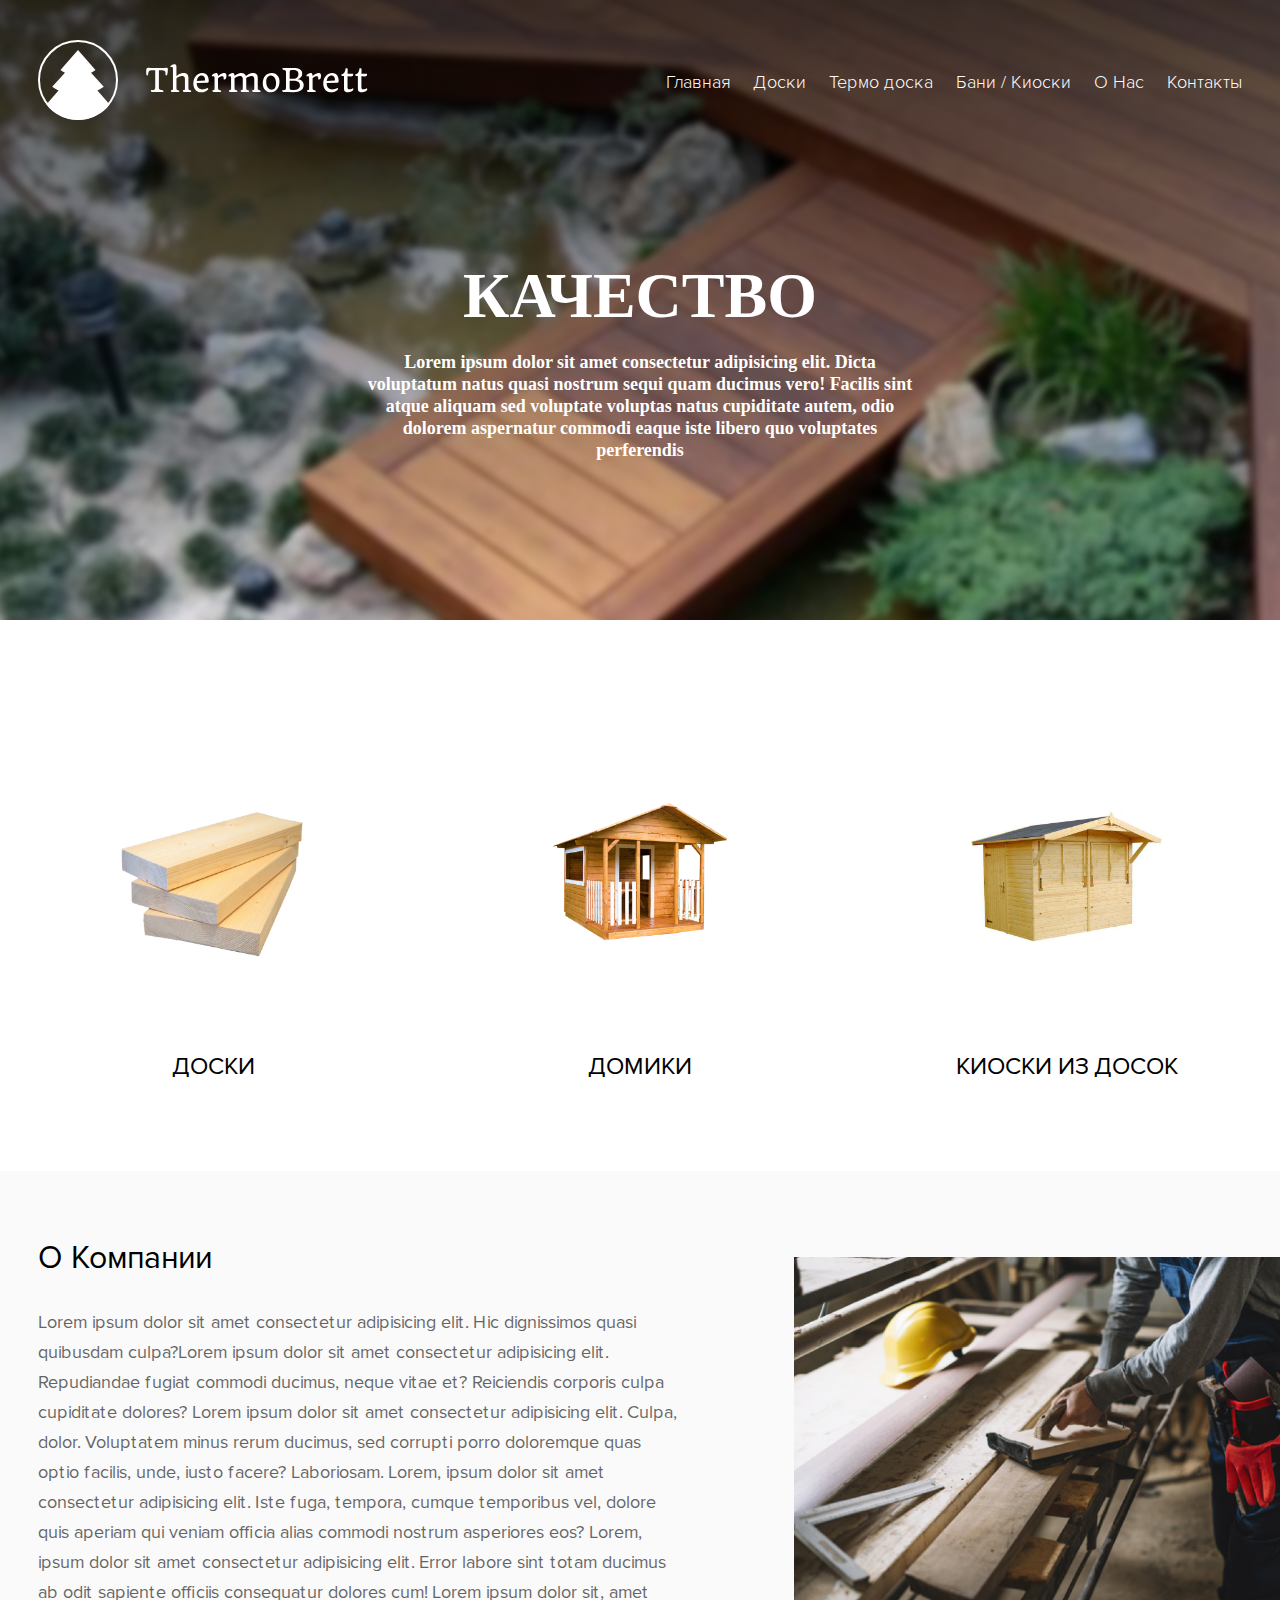
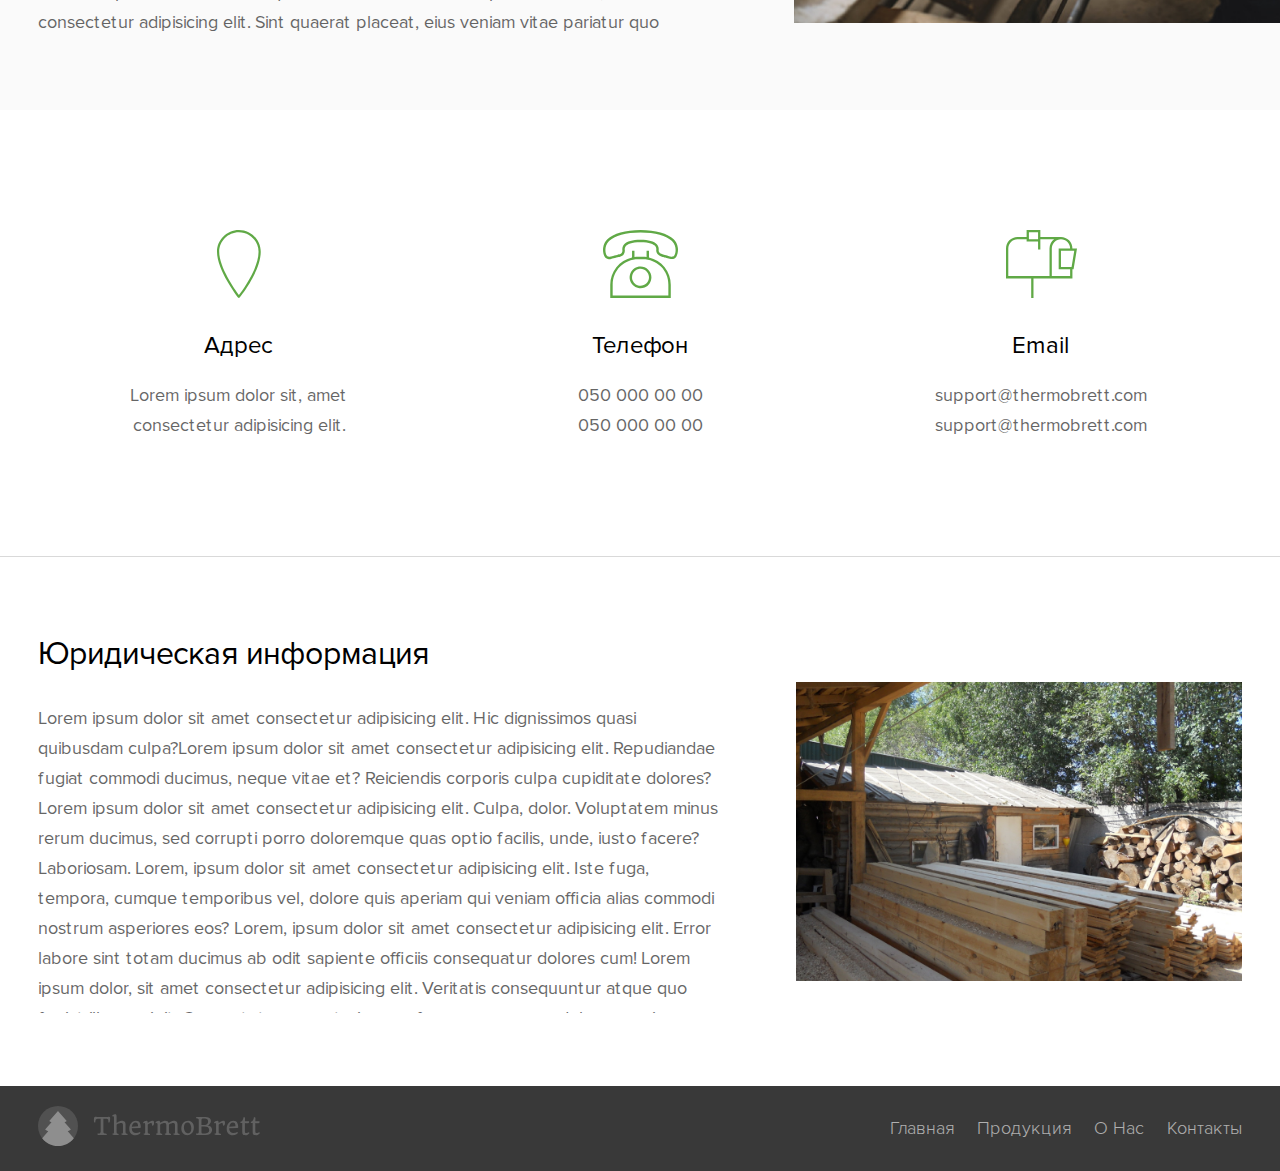
<file: index.html>
<!DOCTYPE html>
<html lang="ru">
<head>
    <meta charset="UTF-8">
    <meta name="viewport" content="width=device-width, initial-scale=1.0">
    <meta http-equiv="X-UA-Compatible" content="ie=edge">
    <title>ThermoBrett</title>
    <!-- My style -->
    <link rel="stylesheet" href="css/main.css" rel="stylesheet">
</head>
<body>
    <header id="header">
        <div class="wrap">
            <div class="header-flex flex justify-between align-items-center">
                <div class="header_logo">
                    <a href="index.html"><img src="img/svg/logo.svg" alt="Logo"></a>
                </div>
                <nav class="main-nav">
                    <a href="index.html">Главная</a>
                    <a href="products.html">Доски</a>
                    <a href="products.html">Термо доска</a>
                    <a href="products.html">Бани / Киоски</a>
                    <a href="#">О Нас</a>
                    <a href="#">Контакты</a>
                </nav>
                <div class="burger-menu" onselectstart="return false">
                    <div class="burger-menu__icon burger-menu__icon--line">
                        <span></span>
                    </div>
                    <div class="burger-menu__nav">
                        <nav>
                            <a href="index.html">Главная</a>
                            <a href="products.html">Доски</a>
                            <a href="products.html">Термо доска</a>
                            <a href="products.html">Бани / Киоски</a>
                            <a href="#">О Нас</a>
                            <a href="#">Контакты</a>
                        </nav>
                    </div>
                </div>
            </div>
            <div class="header-title">
                <h1>качество</h1>
                <p>Lorem ipsum dolor sit amet consectetur adipisicing elit. Dicta voluptatum natus quasi nostrum sequi quam ducimus vero! Facilis sint atque aliquam sed voluptate voluptas natus cupiditate autem, odio dolorem aspernatur commodi eaque iste libero quo voluptates perferendis </p>
            </div>
            
        </div> 
    </header>

    <section id="topic-selection">
        <div class="topic-selection__flex flex align-items-center justify-center">
            <a href="products.html" class="topic">
                <div class="topic-img_box flex align-items-center justify-center">
                    <img src="img/topic_1.png" alt="topic">
                </div>
                <p>Доски</p>
            </a>
            <a href="products.html" class="topic">
                <div class="topic-img_box flex align-items-center justify-center">
                    <img src="img/topic_2.png" alt="topic">
                </div>
                <p>Домики</p>
            </a>
            <a href="products.html" class="topic">
                <div class="topic-img_box flex align-items-center justify-center">
                    <img src="img/topic_3.png" alt="topic">
                </div>
                
                <p>Киоски из досок</p>
            </a>
        </div>
        
    </section>

    <section id="about-us">
        <div class="wrap">
            <div class="about-us_desc">
                <h3>О Компании</h3>
                <p>Lorem ipsum dolor sit amet consectetur adipisicing elit. Hic dignissimos quasi quibusdam culpa?Lorem ipsum dolor sit amet consectetur adipisicing elit. Repudiandae fugiat commodi ducimus, neque vitae et? Reiciendis corporis culpa cupiditate dolores?
                Lorem ipsum dolor sit amet consectetur adipisicing elit. Culpa, dolor. Voluptatem minus rerum ducimus, sed corrupti porro doloremque quas optio facilis, unde, iusto facere? Laboriosam. Lorem, ipsum dolor sit amet consectetur adipisicing elit. Iste fuga, tempora, cumque temporibus vel, dolore quis aperiam qui veniam officia alias commodi nostrum asperiores eos? Lorem, ipsum dolor sit amet consectetur adipisicing elit. Error labore sint totam ducimus ab odit sapiente officiis consequatur dolores cum!
                Lorem ipsum dolor sit, amet consectetur adipisicing elit. Sint quaerat placeat, eius veniam vitae pariatur quo sapiente illum suscipit a ullam nobis! Ipsa sunt soluta ratione blanditiis, eos nemo rem officia ut eveniet doloribus laborum sed atque magni expedita explicabo dicta. Odio excepturi eius amet, delectus impedit quis accusamus provident cumque maxime ducimus hic est totam voluptate rem voluptates blanditiis eligendi! Omnis maxime iure dicta vel id quidem aliquam molestias, est atque numquam nam fugit distinctio praesentium voluptate magni aspernatur incidunt error ab neque? Sit non temporibus minima voluptatem numquam suscipit nemo hic, commodi aliquam nihil fugiat obcaecati. Ratione, praesentium.    </p>
            </div>
            

        </div>
    </section>

    <section id="connection-head">
        <div class="wrap">
            <div class="connection-head__flex flex justify-around align-items-center">
                <div class="connection-head_item">
                    <img src="img/svg/addres.svg" alt="addres">
                    <h6>Адрес</h6>
                    <p>Lorem ipsum dolor sit, amet consectetur adipisicing elit.</p>
                </div>
                <div class="connection-head_item">
                    <img src="img/svg/phone.svg" alt="addres">
                    <h6>Телефон</h6>
                    <p>050 000 00 00 <br>050 000 00 00</p>
                </div>
                <div class="connection-head_item">
                    <img src="img/svg/email.svg" alt="addres">
                    <h6>Email</h6>
                    <p>support@thermobrett.com <br>support@thermobrett.com</p>
                </div>
            </div>
        </div>
    </section>

    <section id="legal-info">
        <div class="wrap">
            <div class="flex align-items-center justify-between">
                <div class="legal-info_desc">
                    <h3>Юридическая информация</h3>
                    <p>Lorem ipsum dolor sit amet consectetur adipisicing elit. Hic dignissimos quasi quibusdam culpa?Lorem ipsum dolor sit amet consectetur adipisicing elit. Repudiandae fugiat commodi ducimus, neque vitae et? Reiciendis corporis culpa cupiditate dolores?
                    Lorem ipsum dolor sit amet consectetur adipisicing elit. Culpa, dolor. Voluptatem minus rerum ducimus, sed corrupti porro doloremque quas optio facilis, unde, iusto facere? Laboriosam. Lorem, ipsum dolor sit amet consectetur adipisicing elit. Iste fuga, tempora, cumque temporibus vel, dolore quis aperiam qui veniam officia alias commodi nostrum asperiores eos? Lorem, ipsum dolor sit amet consectetur adipisicing elit. Error labore sint totam ducimus ab odit sapiente officiis consequatur dolores cum!
                    Lorem ipsum dolor, sit amet consectetur adipisicing elit. Veritatis consequuntur atque quo fugiat illo suscipit. Consectetur excepturi rerum fuga porro earum dolor quam ipsa. Dicta commodi architecto quos libero sequi dolorum veritatis, illo voluptatem doloremque accusantium numquam voluptate nulla recusandae rerum optio quisquam nisi ullam, beatae minus, autem aliquam obcaecati.
                        Lorem ipsum dolor sit amet consectetur adipisicing elit. Iste quibusdam quo vero autem laboriosam vel aliquid debitis itaque! Ullam blanditiis in molestias quae. Sit at numquam quidem amet veniam eum quam consectetur neque labore pariatur suscipit, aspernatur a laboriosam, debitis sunt, doloribus cum tempora expedita similique! Nesciunt cumque earum aspernatur. Lorem, ipsum dolor sit amet consectetur adipisicing elit. Sint, reiciendis. Incidunt, ad quibusdam optio quam harum expedita excepturi ex consectetur sit nulla laborum hic consequuntur sed maxime ullam accusamus libero dicta ipsum similique magnam voluptate in facilis. Deserunt sequi at deleniti accusamus aspernatur error, unde voluptatem sapiente, ad inventore possimus.
                </p>
                </div>
                <div class="legal-info_photo">
                    <img src="img/legal_bg.png" alt="legal photo">
                </div>
            </div>
            
        </div>
    </section>

    <footer>
        <div class="wrap">
            <div class="footer--media flex justify-between align-items-center">
                <div class="header_logo">
                    <a href="index.html"><img src="img/svg/logo_footer.svg" alt="Logo"></a>
                </div>
                <nav>
                    <a href="index.html">Главная</a>
                    <a href="products.html">Продукция</a>
                    <a href="#">О Нас</a>
                    <a href="#">Контакты</a>
                </nav>
            </div>
        </div>
    </footer>
   
    <script src="js/main.js"></script>
</body>
</html>
</file>
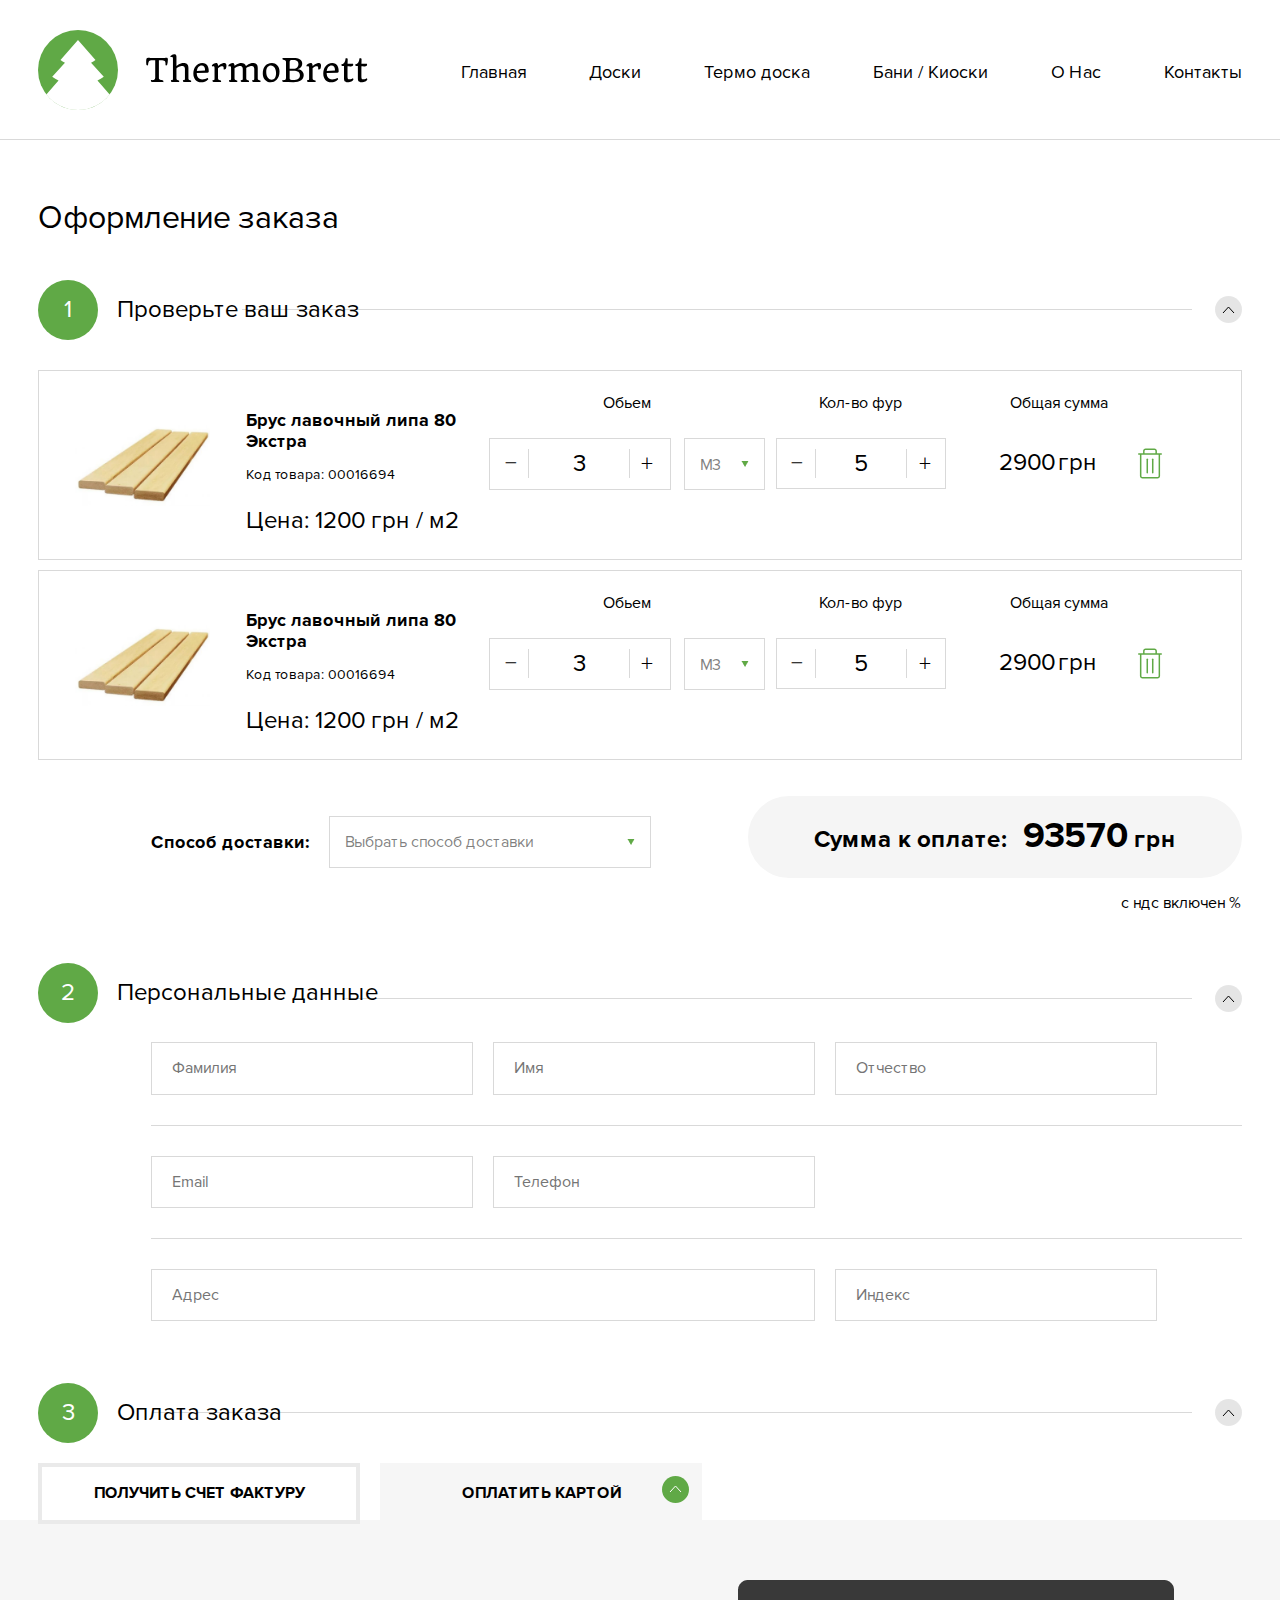
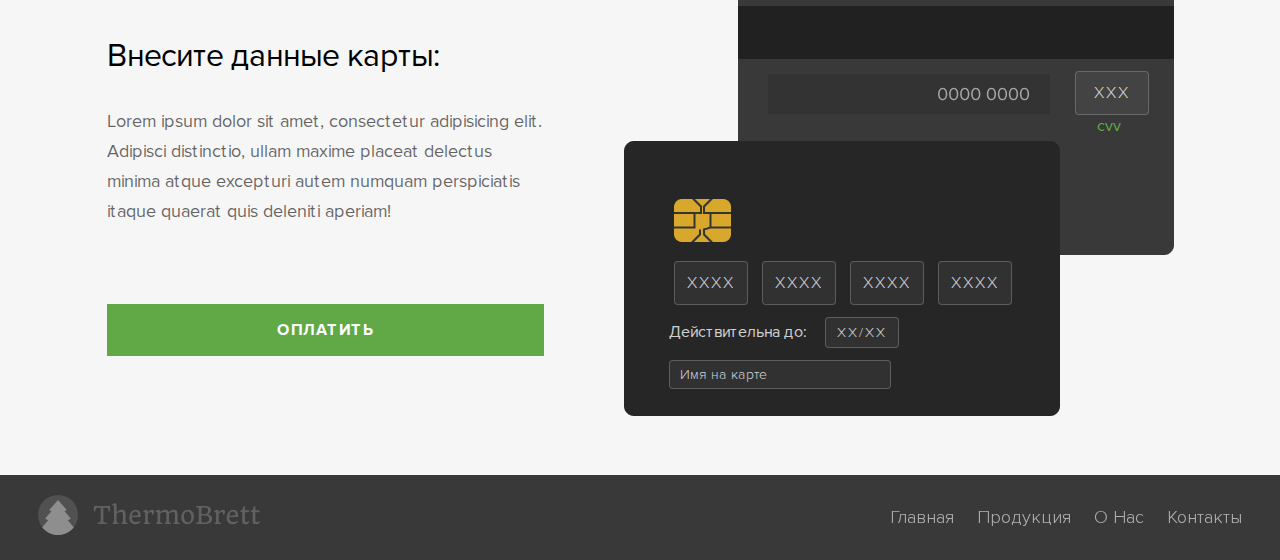
<file: order.html>
<!DOCTYPE html>
<html lang="ru">
<head>
    <meta charset="UTF-8">
    <meta name="viewport" content="width=device-width, initial-scale=1.0">
    <meta http-equiv="X-UA-Compatible" content="ie=edge">
    <title>ThermoBrett</title>
    <!-- My style -->
    <link rel="stylesheet" href="css/main.css" rel="stylesheet">
</head>
<body>
    <header class="additional-head">
        <div class="wrap">
            <div class="flex justify-between align-items-center">
                <div class="header_logo">
                        <a href="index.html"><img src="img/svg/logo-product.svg" alt="Logo"></a>
                </div>
                <nav class="main-nav">
                    <a href="index.html">Главная</a>
                    <a href="products.html">Доски</a>
                    <a href="products.html">Термо доска</a>
                    <a href="products.html">Бани / Киоски</a>
                    <a href="#">О Нас</a>
                    <a href="#">Контакты</a>
                </nav>
                <div class="burger-menu" onselectstart="return false">
                    <div class="burger-menu__icon burger-menu__icon--line">
                        <span></span>
                    </div>
                    <div class="burger-menu__nav">
                        <nav>
                            <a href="index.html">Главная</a>
                            <a href="products.html">Доски</a>
                            <a href="products.html">Термо доска</a>
                            <a href="products.html">Бани / Киоски</a>
                            <a href="#">О Нас</a>
                            <a href="#">Контакты</a>
                        </nav>
                    </div>
                </div>
            </div>
            
        </div> 
    </header>

    <section id="order">
        <div class="wrap">
            <h3>Оформление заказа</h3>
            <div class="order-slide flex align-items-center justify-between">
                <h5 class="order-slide__title"><span class="order-slide__num">1</span>Проверьте ваш заказ</h5>
                <span class="order-slide__btn"><img src="img/svg/slideTop.svg" alt="slide"></span>
            </div>
            <!-- 1 order -->
            <div class="order-box order-check__box active-order">
                <div class="order-check__box-cart flex align-items-start justify-start">
                    <div class="order-check__box-img flex justify-center align-items-center">
                        <img src="img/product.png" alt="product">
                    </div>
                    <div class="order-check__box-desc">
                        <h5>Брус лавочный липа 80 Экстра</h5>
                        <p>Код товара: <span>00016694</span></p>
                        <p class="order-check__box-price">Цена: <span class="order-check__box-price-money">1200</span> грн / <span class="power">м2</span></p>
                    </div>
                    <div class="order-check__box-volume"  onselectstart="return false">
                        <p class="order-check__box-title">Обьем</p>
                        <div class="flex align-items-center justify-between">
                            <div class="order-volume price_quantity">
                                <span class="price_quantity_min">&#8722;</span>
                                <input type="number" class="price_quantity_num" value="3">
                                <span class="price_quantity_max">+</span>
                            </div>
                            <div class="product-choise">
                                <select class="price_unit">
                                    <option value="m3">М3</option>
                                    <option value="m2">М2</option>
                                    <option value="m">М</option>
                                </select>
                                <span><img src="img/Polygon.png" alt=""></span>
                            </div>
                        </div>
                    </div>
                    <div class="order-check__box-quantity"  onselectstart="return false">
                        <p class="order-check__box-title">Кол-во фур</p>
                        <div class="order-volume price_quantity">
                            <span class="number-trucks_min">&#8722;</span>
                            <input type="number" class="number-trucks_num" value="5">
                            <span class="number-trucks_max">+</span>
                        </div>
                    </div>
                    <div class="order-check__box-sum">
                        <p>Общая сумма</p>
                        <div class="order-check__box-total flex align-items-center justify-between">
                            <p class="order-check__box-total-p">2900 </p>грн
                            <img class="order-check__box-delete" src="img/svg/delete.svg" alt="">
                        </div>
                    </div>
                    

                </div>

                <div class="order-check__box-cart flex align-items-start justify-start">
                    <div class="order-check__box-img flex justify-center align-items-center">
                        <img src="img/product.png" alt="product">
                    </div>
                    <div class="order-check__box-desc">
                        <h5>Брус лавочный липа 80 Экстра</h5>
                        <p>Код товара: <span>00016694</span></p>
                        <p class="order-check__box-price">Цена: <span class="order-check__box-price-money">1200</span> грн / <span class="power">м2</span></p>
                    </div>
                    <div class="order-check__box-volume"  onselectstart="return false">
                        <p class="order-check__box-title">Обьем</p>
                        <div class="flex align-items-center justify-between">
                            <div class="order-volume price_quantity">
                                <span class="price_quantity_min">&#8722;</span>
                                <input type="number" class="price_quantity_num" value="3">
                                <span class="price_quantity_max">+</span>
                            </div>
                            <div class="product-choise">
                                <select class="price_unit">
                                    <option value="m3">М3</option>
                                    <option value="m2">М2</option>
                                    <option value="m">М</option>
                                </select>
                                <span><img src="img/Polygon.png" alt=""></span>
                            </div>
                        </div>
                    </div>
                    <div class="order-check__box-quantity"  onselectstart="return false">
                        <p class="order-check__box-title">Кол-во фур</p>
                        <div class="order-volume price_quantity">
                            <span class="number-trucks_min">&#8722;</span>
                            <input type="number" class="number-trucks_num" value="5">
                            <span class="number-trucks_max">+</span>
                        </div>
                    </div>
                    <div class="order-check__box-sum">
                        <p>Общая сумма</p>
                        <div class="order-check__box-total flex align-items-center justify-between">
                            <p class="order-check__box-total-p">2900 </p> грн
                            <img class="order-check__box-delete" src="img/svg/delete.svg" alt="">
                        </div>
                    </div>
                    

                </div>

                 <!--delivery  -->
                <div class="product-delivery flex align-items-start justify-between">
                    <div class="product-delivery_desc flex justify-start align-items-center">
                        <p class="product-delivery_title">Способ доставки:</p>
                        <div class="product-delivery-choise">
                            <select>
                                <option disabled selected>Выбрать способ доставки</option>
                                <option value="pickup">Самовывоз</option>
                                <option value="newPost">Новая почта</option>
                                <option value="other">Другие</option>
                            </select>
                            <span><img src="img/Polygon.png" alt="polygon"></span>
                        </div>
                    </div>
                    <div class="product-delivery__payable">
                        <p class="product-delivery__payable-sum">Сумма к оплате: <span>93570</span> грн</p>
                        <p class="product-delivery__payable">с ндс включен %</p>  
                    </div>
                                      
                </div>
            </div>

            <!-- 2 personal data -->
            <div class="order-slide order-check flex align-items-center justify-between">
                <h5 class="order-slide__title"><span class="order-slide__num">2</span>Персональные данные</h5>
                <span class="order-slide__btn"><img src="img/svg/slideTop.svg" alt="slide"></span>
            </div>
            <div class="order-box order-personal active-order">
                <div class="contain">
                    <div class="order-personal__data">
                        <input type="text" placeholder="Фамилия" name="lastname">
                        <input type="text" placeholder="Имя" name="name">
                        <input type="text" placeholder="Отчество" name="patronymic">
                    </div>
                    <div class="order-personal__email">
                        <input type="email" placeholder="Email" name="email">
                        <input type="tel" placeholder="Телефон" name="phone">
                    </div>
                    <div class="order-personal__address">
                        <input type="text" placeholder="Адрес" name="address">
                        <input type="number" placeholder="Индекс" name="index">
                    </div>
                </div>
                

            </div>

            <!-- 3 pay order -->
            <div class="order-slide order-payment flex align-items-center justify-between">
                <h5 class="order-slide__title"><span class="order-slide__num">3</span>Оплата заказа</h5>
                <span class="order-slide__btn"><img src="img/svg/slideTop.svg" alt="slide"></span>
            </div>
        </div>
            <div class="order-box order-box__pay active-order" onselectstart="return false">
                <div class="wrap flex align-items-center justify-start">
                    <button class="order-box__btn">Получить счет фактуру</button>
                    <div class="order-box__card">
                        <span>Оплатить картой</span>
                        <span class="order-box__Cardpay">
                            <img src="img/svg/slideTop.svg" alt="slide">
                        </span>
                    </div>
                    
                </div>
            <div class=" order-box__pay-card active-order">
                <div class="order-tab wrap flex align-items-center justify-center">
                    <div class="order-tab__desk">
                        <h4>Внесите данные карты:</h4>
                        <p>Lorem ipsum dolor sit amet, consectetur adipisicing elit. Adipisci distinctio, ullam maxime placeat delectus minima atque excepturi
                            autem numquam perspiciatis itaque quaerat quis deleniti aperiam!</p>
                        <button class="btn">Оплатить</button>
                    </div>
                    <div class="order-input" onselectstart="return false">
                        <div class="order-input__firstcard flex  align-items-end flex-column">
                            <div>
                                <input class="order-input__cvv" type="number" name="cvv" placeholder="XXX">
                                <p class="order-input__cvv--title">cvv</p>
                            </div>
                        </div>
                        <div class="order-input__secondcard">
                            <div class="order-input__secondcard--item">
                                <input class="order-input__num" type="number" name="card1" placeholder="XXXX">
                                <input class="order-input__num" type="number" name="card2" placeholder="XXXX">
                                <input class="order-input__num" type="number" name="card3" placeholder="XXXX">
                                <input class="order-input__num" type="number" name="card4" placeholder="XXXX">
                                <div>
                                    <span>Действительна до: </span>
                                    <input class="order-input__date" type="number" placeholder="XX/XX">
                                </div>
                                <div><input class="order-input__name" type="text" name="cardName" placeholder="Имя на карте"></div>
                            </div>
                            
                        </div>
                    </div>

                    <div class="order-input order-input--media" onselectstart="return false">

                        <div class="order-input__secondcard">
                            <div class="order-input__secondcard--item">
                                <div><input class="order-input__name" type="text" name="cardName" placeholder="Имя на карте"></div>
                                <input class="order-input__num" type="number" name="card1" placeholder="XXXX">
                                <input class="order-input__num" type="number" name="card2" placeholder="XXXX">
                                <input class="order-input__num" type="number" name="card3" placeholder="XXXX">
                                <input class="order-input__num" type="number" name="card4" placeholder="XXXX">
                                
                            </div>
                            <div class="flex align-items-start justify-center">
                                <div>
                                    <span>Действительна до: </span>
                                    <input class="order-input__date" type="number" placeholder="XX/XX">
                                </div>
                                <div>
                                    <input class="order-input__cvv" type="number" name="cvv" placeholder="XXX">
                                    <p class="order-input__cvv--title">cvv</p>
                                </div>
                                
                            </div>
                            
                        </div>
                    </div>
                    <div class="order-tab__desk order-tab__desk--media">
                        <button class="btn btn--media">Оплатить</button>
                    </div>
                </div>
            </div>         
            </div>  
    </section>
    <section id="popup-invoice">
        <div class="popup-box">
            <div class="flex align-items-center flex-column justify-center">
                <img src="img/svg/popupBtn.svg" alt="popup">
                <p>Счет фактура отправлена!</p>
                <button class="popupBtn">ОК</button>
            </div>
        </div>
    </section>

    <footer>
        <div class="wrap">
            <div class="footer--media flex justify-between align-items-center">
                <div class="header_logo">
                    <a href="index.html"><img src="img/svg/logo_footer.svg" alt="Logo"></a>
                </div>
                <nav>
                    <a href="index.html">Главная</a>
                    <a href="products.html">Продукция</a>
                    <a class="footer-media" href="#">О Нас</a>
                    <a class="footer-media" href="#">Контакты</a>
                </nav>
            </div>
        </div>
    </footer>
    <script src="js/order.js"></script>
</body>
</html>
</file>
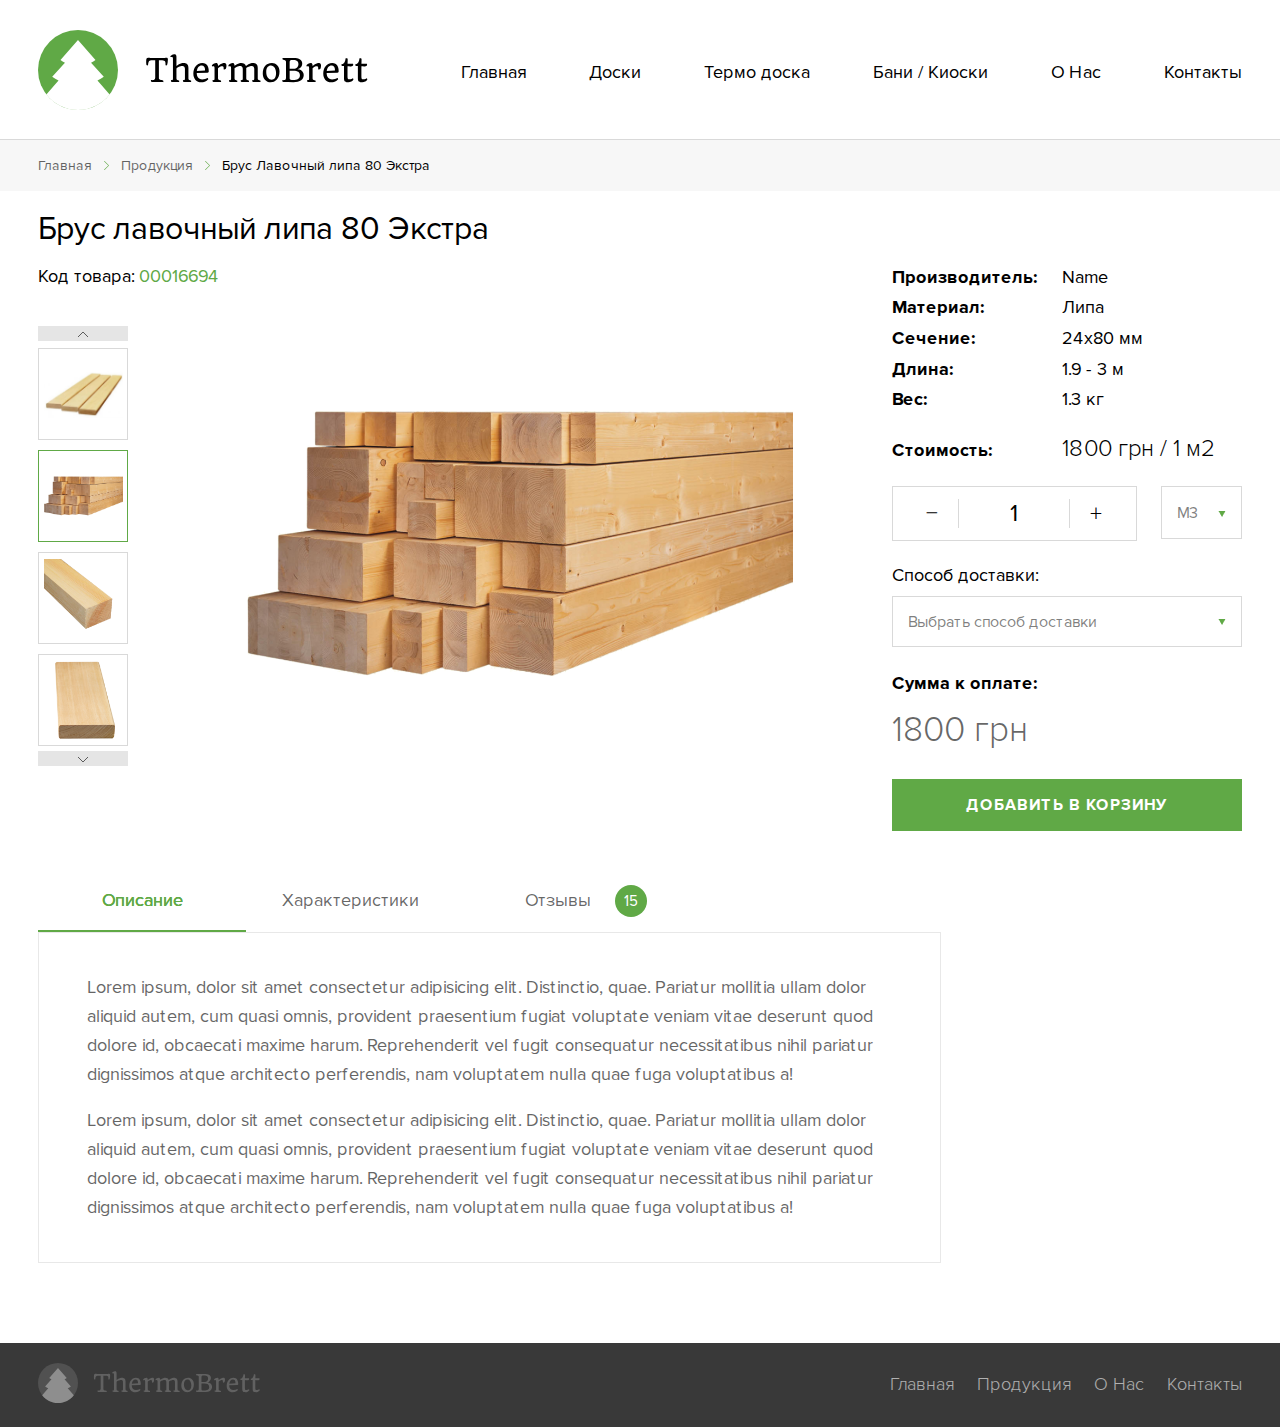
<file: product.html>
<!DOCTYPE html>
<html lang="ru">
<head>
    <meta charset="UTF-8">
    <meta name="viewport" content="width=device-width, initial-scale=1.0">
    <meta http-equiv="X-UA-Compatible" content="ie=edge">
    <title>ThermoBrett</title>
    <!-- My style -->
    <link rel="stylesheet" href="css/main.css" rel="stylesheet">
</head>
<body>
    <header class="additional-head">
        <div class="wrap">
            <div class="flex justify-between align-items-center">
                <div class="header_logo">
                        <a href="index.html"><img src="img/svg/logo-product.svg" alt="Logo"></a>
                </div>
                <nav class="main-nav">
                    <a href="index.html">Главная</a>
                    <a href="products.html">Доски</a>
                    <a href="products.html">Термо доска</a>
                    <a href="products.html">Бани / Киоски</a>
                    <a href="#">О Нас</a>
                    <a href="#">Контакты</a>
                </nav>
                <div class="burger-menu" onselectstart="return false">
                    <div class="burger-menu__icon burger-menu__icon--line">
                        <span></span>
                    </div>
                    <div class="burger-menu__nav">
                        <nav>
                            <a href="index.html">Главная</a>
                            <a href="products.html">Доски</a>
                            <a href="products.html">Термо доска</a>
                            <a href="products.html">Бани / Киоски</a>
                            <a href="#">О Нас</a>
                            <a href="#">Контакты</a>
                        </nav>
                    </div>
                </div>
            </div>
            
        </div> 
    </header>
    <section id="crumbs">
        <div class="wrap">
            <div class="flex justify-start align-items-center">
                <a href="index.html">Главная</a>
                <span><img src="img/svg/arrow_crubs.svg" alt="crubs"></span>
                <a href="products.html">Продукция</a>
                <span><img src="img/svg/arrow_crubs.svg" alt="crubs"></span>
                <a href="product.html">Брус Лавочный липа 80 Экстра</a>
            </div>
            
        </div>
    </section>

    <section id="product-list">
        <div class="wrap">
            <div class="product-about">
                <h2>Брус лавочный липа 80 Экстра</h2>
            </div>
            <div class="product-list--item">
                <div class="product-present">
                    <p>Код товара: <span>00016694</span></p>
                    <div class="container contain--media flex align-items-center justify-between">
                        <div onselectstart="return false">
                            <ul class="buttons-prev">
                                <li class="prev"><img src="img/svg/vectorTop.svg" alt="prev"></li>
                            </ul>
                            <div id="slider-container">
                                <ul class="sliders">
                                    <li>
                                        <img src="img/product.png" alt="Product photo">
                                    </li>
                                    <li class="active">
                                        <img src="img/product1.png" alt="Product photo">
                                    </li>
                                    <li>
                                        <img src="img/product2.png" alt="Product photo">
                                    </li>
                                    <li>
                                        <img src="img/product3.png" alt="Product photo">
                                    </li>
                                    <li>
                                        <img src="img/product4.png" alt="Product photo">
                                    </li>
                                    <li>
                                        <img src="img/product5.png" alt="Product photo">
                                    </li>
                                </ul>
                            </div>
                            <ul class="buttons-next">
                                <li class="next">
                                    <img src="img/svg/vectorBottom.svg" alt="Next">
                                </li>
                            </ul>
                        </div>
                        <div class="product-present_photo"></div>
                    </div>
                    
                </div>
    
                <div class="product-specifications">
                    <!-- product-description -->
                    <div class="product-specifications--item flex align-items-start justify-start">
                        <div class="product-description_title">
                            <p class="product-manufacturer">Производитель:</p>
                            <p class="product-material">Материал:</p>
                            <p class="product-section">Сечение:</p>
                            <p class="product-long">Длина:</p>
                            <p class="product-weight">Вес:</p>
                            <p class="product-price">Стоимость:</p>
                        </div>
                        <div class="product-description_value">
                                <p class="product-manufacturer_val">Name</p>
                                <p class="product-material_val">Липа</p>
                                <p class="product-section_val">24х80 мм</p>
                                <p class="product-long_val">1.9 - 3 м</p>
                                <p class="product-weight_val">1.3 кг</p>
                                <p class="product-price_val"><span class="product-price_val-money">1800</span> грн / 1 <span class="product-price_val-span">м2</span></p>
                        </div>
                    </div>
                    <!-- Price -->
                    <div class="product-specifications--item">
                        <div class=" price flex align-items-center justify-between">
                            <div class="price_quantity" onselectstart="return false" >
                                <span class="price_quantity_min">&#8722;</span>
                                <input type="number" class="price_quantity_num" value="1">
                                <span class="price_quantity_max">+</span>
                            </div>
                            <div class="product-choise">
                                <select class="price_unit">
                                    <option value="m3">М3</option>
                                    <option value="m2">М2</option>
                                    <option value="m">М</option>
                                </select>
                                <span><img src="img/Polygon.png" alt=""></span>
                            </div>
                        </div>
                        <!--delivery  -->
                        <div class=" product-delivery">
                            <p class="product-delivery_title">Способ доставки:</p>
                            <div class="product-delivery-choise">
                                <select>
                                    <option disabled selected>Выбрать способ доставки</option>
                                    <option value="cash">Самовывоз</option>
                                    <option value="card">Новая почта</option>
                                    <option value="other">Другие</option>
                                </select>
                                <span><img src="img/Polygon.png" alt="polygon"></span>
                            </div>
                            
                        </div>
                        <!-- sum -->
                        <div class=" product-sum">
                            <p>Сумма к оплате:</p>
                            <div class="product-sum-price"><span>1800</span> грн</div>
                            <button class="btn addCart" ><a href="order.html">Добавить в корзину</a></button>
                        </div>
                    </div>
                </div>
                
            </div> 
            <div class="wrapper">
                <div class="tabs">
                    <div class="tabs__nav tabs-nav" onselectstart="return false">
                        <div class="tabs-nav__item is-active" data-tab-name="tab-1">Описание</div>
                        <div class="tabs-nav__item" data-tab-name="tab-2">Характеристики</div>
                        <div class="tabs-nav__item" data-tab-name="tab-3">Отзывы
                            <span class="review">15</span>
                        </div>
                    </div>
                    <div class="tabs__content">
                        <div class="tabs__content__item is-active tab-1">
                            <p>Lorem ipsum, dolor sit amet consectetur adipisicing elit. Distinctio, quae. Pariatur mollitia ullam dolor aliquid autem, cum quasi omnis, provident praesentium fugiat voluptate veniam vitae deserunt quod dolore id, obcaecati maxime harum. Reprehenderit vel fugit consequatur necessitatibus nihil pariatur dignissimos atque architecto perferendis, nam voluptatem nulla quae fuga voluptatibus a!</p>
                            <p>Lorem ipsum, dolor sit amet consectetur adipisicing elit. Distinctio, quae. Pariatur mollitia ullam dolor aliquid autem, cum quasi omnis, provident praesentium fugiat voluptate veniam vitae deserunt quod dolore id, obcaecati maxime harum. Reprehenderit vel fugit consequatur necessitatibus nihil pariatur dignissimos atque architecto perferendis, nam voluptatem nulla quae fuga voluptatibus a!</p>
                        </div>
                        <div class="tabs__content__item tab-2">
                            <p>Lorem ipsum dolor sit amet consectetur adipisicing elit. Maiores sint at ut deserunt adipisci pariatur sed officia laudantium. Nostrum incidunt dolorum doloremque maxime ut ad.</p>
                            <p>Lorem ipsum dolor sit amet consectetur adipisicing elit. Eos, asperiores, aliquam velit consectetur id nesciunt, voluptas tenetur atque voluptatum quos harum iusto. Illo delectus obcaecati dolores temporibus? Illo dolorem, iste minus nostrum vero quas totam voluptatem harum sit corrupti nihil maxime suscipit sunt vitae, exercitationem non! Placeat numquam quam dignissimos!</p>
                        </div>
                        <div class="tabs__content__item tab-3">
                            <p>Lorem ipsum dolor sit amet consectetur adipisicing elit. Cumque voluptate asperiores ipsam incidunt debitis? Excepturi dolorum dolore architecto enim beatae natus ducimus. Enim ducimus, nisi quia recusandae, iusto vel ex modi commodi, at unde eveniet dolore porro corporis obcaecati laborum tempora. Corporis sunt tempore et assumenda aperiam quibusdam repellat commodi enim dolor ducimus maxime explicabo expedita aliquam voluptates, modi dolores vitae repellendus harum quae. Dolores excepturi, odit eius animi amet, dolorum vitae provident libero impedit a rem, earum doloribus recusandae eveniet enim consequatur aliquam temporibus? Asperiores repudiandae cupiditate, illo dolorum ex tenetur fugiat nisi voluptas quasi, a itaque reprehenderit sunt perspiciatis, voluptatum soluta autem architecto atque natus saepe deleniti doloribus eius quo. Eaque dignissimos obcaecati odio reiciendis, hic aspernatur neque unde dolores ipsum amet libero tempora doloribus, possimus maiores nemo a sapiente laboriosam fugiat? Dicta, ducimus totam. Quasi nesciunt voluptatibus temporibus iure consequatur iste, porro voluptates esse soluta atque fuga!</p>
                        </div>
                    </div>
                    
                </div>
            </div> 
        </div>
    </section>

    <footer>
        <div class="wrap">
            <div class="footer--media flex justify-between align-items-center">
                <div class="header_logo">
                    <a href="index.html"><img src="img/svg/logo_footer.svg" alt="Logo"></a>
                </div>
                <nav>
                    <a href="index.html">Главная</a>
                    <a href="products.html">Продукция</a>
                    <a class="footer-media" href="#">О Нас</a>
                    <a class="footer-media" href="#">Контакты</a>
                </nav>
            </div>
        </div>
    </footer>
    
    <script src="js/product.js"></script>
</body>
</html>
</file>
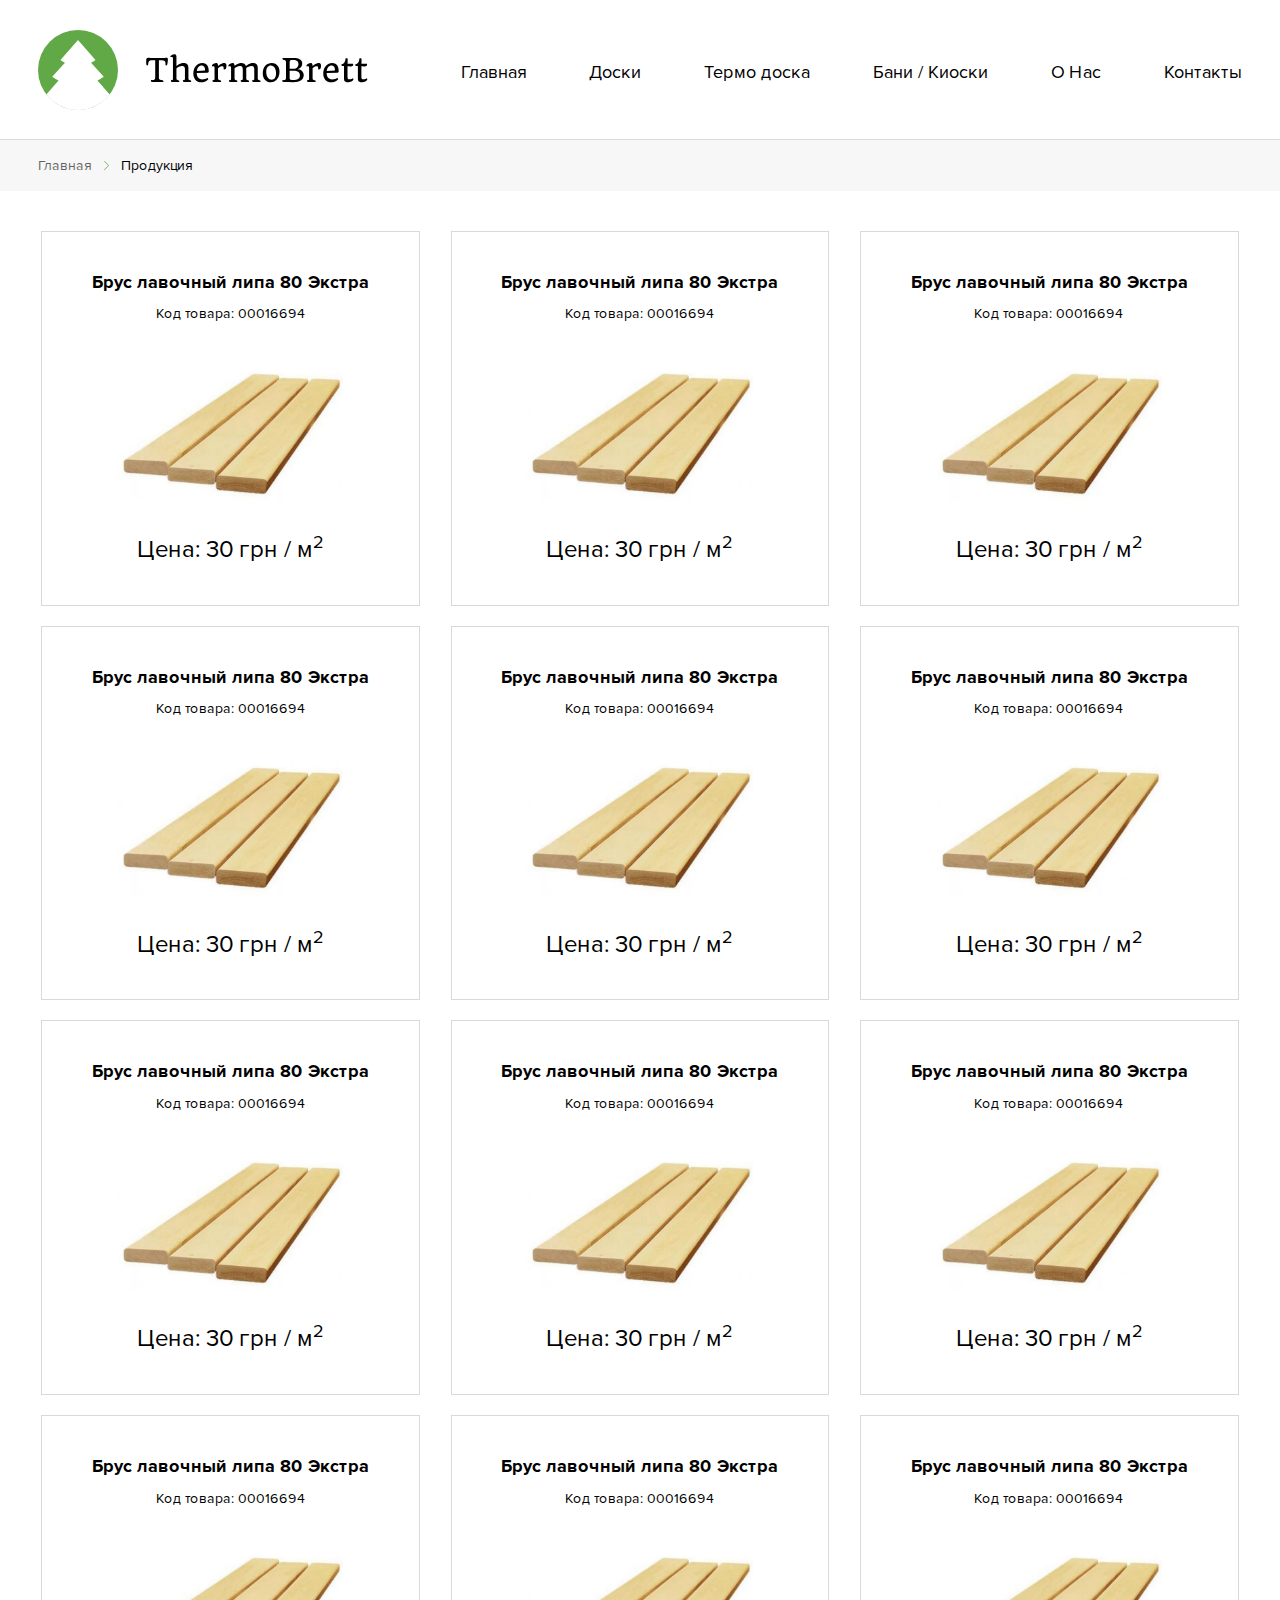
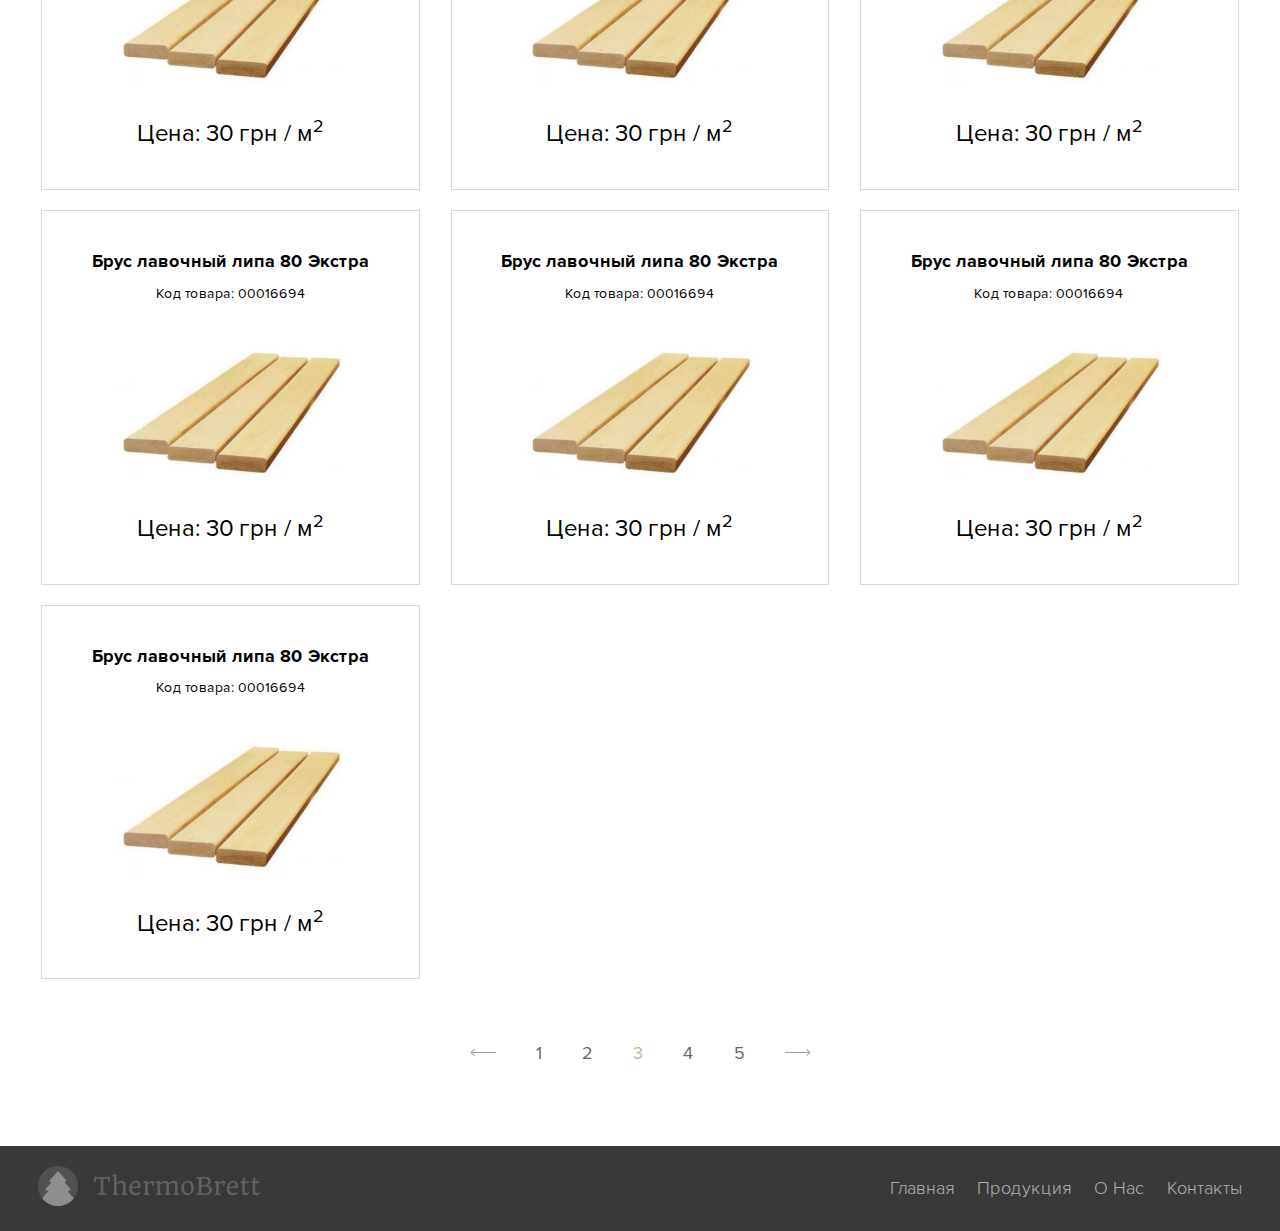
<file: products.html>
<!DOCTYPE html>
<html lang="ru">
<head>
    <meta charset="UTF-8">
    <meta name="viewport" content="width=device-width, initial-scale=1.0">
    <meta http-equiv="X-UA-Compatible" content="ie=edge">
    <title>ThermoBrett</title>
    <!-- My style -->
    <link rel="stylesheet" href="css/main.css" rel="stylesheet">
</head>
<body>
    <header class="additional-head">
        <div class="wrap">
            <div class="flex justify-between align-items-center">
                <div class="header_logo">
                        <a href="index.html"><img src="img/svg/logo-product.svg" alt="Logo"></a>
                </div>
                <nav class="main-nav">
                    <a href="index.html">Главная</a>
                    <a href="products.html">Доски</a>
                    <a href="products.html">Термо доска</a>
                    <a href="products.html">Бани / Киоски</a>
                    <a href="#">О Нас</a>
                    <a href="#">Контакты</a>
                </nav>
                <div class="burger-menu" onselectstart="return false">
                    <div class="burger-menu__icon burger-menu__icon--line">
                        <span></span>
                    </div>
                    <div class="burger-menu__nav">
                        <nav>
                            <a href="index.html">Главная</a>
                            <a href="products.html">Доски</a>
                            <a href="products.html">Термо доска</a>
                            <a href="products.html">Бани / Киоски</a>
                            <a href="#">О Нас</a>
                            <a href="#">Контакты</a>
                        </nav>
                    </div>
                </div>
            </div>
            
        </div> 
    </header>
    <section id="crumbs">
        <div class="wrap">
            <div class="flex justify-start align-items-center">
                <a href="index.html">Главная</a>
                <span><img src="img/svg/arrow_crubs.svg" alt="crubs"></span>
                <a href="products.html">Продукция</a>
            </div>
            
        </div>
    </section>

    <section id="products">
        <div class="wrap">
            <div class="products-line flex flex-wrap justify-between align-items-start">
                <div class="product-box">
                    <h5>Брус лавочный липа 80 Экстра</h5>
                    <p class="articul">Код товара: 00016694</p>
                    <img src="img/product.png" alt="product">
                    <p class="products_price">Цена: 30 грн / м<sup>2</sup></p>
                    <div class="product-box_hover">
                        <a href="product.html">Подробнее</a>
                    </div>
                </div>
                <div class="product-box">
                    <h5>Брус лавочный липа 80 Экстра</h5>
                    <p class="articul">Код товара: 00016694</p>
                    <img src="img/product.png" alt="product">
                    <p class="products_price">Цена: 30 грн / м<sup>2</sup></p>
                    <div class="product-box_hover">
                        <a href="product.html">Подробнее</a>
                    </div>
                </div>
                <div class="product-box">
                    <h5>Брус лавочный липа 80 Экстра</h5>
                    <p class="articul">Код товара: 00016694</p>
                    <img src="img/product.png" alt="product">
                    <p class="products_price">Цена: 30 грн / м<sup>2</sup></p>
                    <div class="product-box_hover">
                        <a href="product.html">Подробнее</a>
                    </div>
                </div>
                <div class="product-box">
                    <h5>Брус лавочный липа 80 Экстра</h5>
                    <p class="articul">Код товара: 00016694</p>
                    <img src="img/product.png" alt="product">
                    <p class="products_price">Цена: 30 грн / м<sup>2</sup></p>
                    <div class="product-box_hover">
                        <a href="product.html">Подробнее</a>
                    </div>
                </div>
                <div class="product-box">
                    <h5>Брус лавочный липа 80 Экстра</h5>
                    <p class="articul">Код товара: 00016694</p>
                    <img src="img/product.png" alt="product">
                    <p class="products_price">Цена: 30 грн / м<sup>2</sup></p>
                    <div class="product-box_hover">
                        <a href="product.html">Подробнее</a>
                    </div>
                </div>
                <div class="product-box">
                    <h5>Брус лавочный липа 80 Экстра</h5>
                    <p class="articul">Код товара: 00016694</p>
                    <img src="img/product.png" alt="product">
                    <p class="products_price">Цена: 30 грн / м<sup>2</sup></p>
                    <div class="product-box_hover">
                        <a href="product.html">Подробнее</a>
                    </div>
                </div>
                <div class="product-box">
                    <h5>Брус лавочный липа 80 Экстра</h5>
                    <p class="articul">Код товара: 00016694</p>
                    <img src="img/product.png" alt="product">
                    <p class="products_price">Цена: 30 грн / м<sup>2</sup></p>
                    <div class="product-box_hover">
                        <a href="product.html">Подробнее</a>
                    </div>
                </div>
                <div class="product-box">
                    <h5>Брус лавочный липа 80 Экстра</h5>
                    <p class="articul">Код товара: 00016694</p>
                    <img src="img/product.png" alt="product">
                    <p class="products_price">Цена: 30 грн / м<sup>2</sup></p>
                    <div class="product-box_hover">
                        <a href="product.html">Подробнее</a>
                    </div>
                </div>
                <div class="product-box">
                    <h5>Брус лавочный липа 80 Экстра</h5>
                    <p class="articul">Код товара: 00016694</p>
                    <img src="img/product.png" alt="product">
                    <p class="products_price">Цена: 30 грн / м<sup>2</sup></p>
                    <div class="product-box_hover">
                        <a href="product.html">Подробнее</a>
                    </div>
                </div>
                <div class="product-box">
                    <h5>Брус лавочный липа 80 Экстра</h5>
                    <p class="articul">Код товара: 00016694</p>
                    <img src="img/product.png" alt="product">
                    <p class="products_price">Цена: 30 грн / м<sup>2</sup></p>
                    <div class="product-box_hover">
                        <a href="product.html">Подробнее</a>
                    </div>
                </div>
                <div class="product-box">
                    <h5>Брус лавочный липа 80 Экстра</h5>
                    <p class="articul">Код товара: 00016694</p>
                    <img src="img/product.png" alt="product">
                    <p class="products_price">Цена: 30 грн / м<sup>2</sup></p>
                    <div class="product-box_hover">
                        <a href="product.html">Подробнее</a>
                    </div>
                </div>
                <div class="product-box">
                    <h5>Брус лавочный липа 80 Экстра</h5>
                    <p class="articul">Код товара: 00016694</p>
                    <img src="img/product.png" alt="product">
                    <p class="products_price">Цена: 30 грн / м<sup>2</sup></p>
                    <div class="product-box_hover">
                        <a href="product.html">Подробнее</a>
                    </div>
                </div>
                <div class="product-box">
                    <h5>Брус лавочный липа 80 Экстра</h5>
                    <p class="articul">Код товара: 00016694</p>
                    <img src="img/product.png" alt="product">
                    <p class="products_price">Цена: 30 грн / м<sup>2</sup></p>
                    <div class="product-box_hover">
                        <a href="product.html">Подробнее</a>
                    </div>
                </div>
                <div class="product-box">
                    <h5>Брус лавочный липа 80 Экстра</h5>
                    <p class="articul">Код товара: 00016694</p>
                    <img src="img/product.png" alt="product">
                    <p class="products_price">Цена: 30 грн / м<sup>2</sup></p>
                    <div class="product-box_hover">
                        <a href="product.html">Подробнее</a>
                    </div>
                </div>
                <div class="product-box">
                    <h5>Брус лавочный липа 80 Экстра</h5>
                    <p class="articul">Код товара: 00016694</p>
                    <img src="img/product.png" alt="product">
                    <p class="products_price">Цена: 30 грн / м<sup>2</sup></p>
                    <div class="product-box_hover">
                        <a href="product.html">Подробнее</a>
                    </div>
                </div>
                <div class="product-box">
                    <h5>Брус лавочный липа 80 Экстра</h5>
                    <p class="articul">Код товара: 00016694</p>
                    <img src="img/product.png" alt="product">
                    <p class="products_price">Цена: 30 грн / м<sup>2</sup></p>
                    <div class="product-box_hover">
                        <a href="product.html">Подробнее</a>
                    </div>
                </div>
            </div>

        </div>
    </section>

    <section id="pagination" class="flex justify-center align-items-center" onselectstart="return false" onmousedown="return false">
        <span >
            <svg id="left" class="pagination_arrow" width="26" height="8" viewBox="0 0 26 8" fill="none" xmlns="http://www.w3.org/2000/svg">
            <path d="M0.646446 4.35356C0.451185 4.15829 0.451185 3.84171 0.646446 3.64645L3.82843 0.464468C4.02369 0.269206 
            4.34027 0.269206 4.53553 0.464468C4.7308 0.65973 4.7308 0.976313 4.53553 1.17157L1.70711 4L4.53553 6.82843C4.7308 7.02369 
            4.7308 7.34027 4.53553 7.53554C4.34027 7.7308 4.02369 7.7308 3.82843 7.53554L0.646446 4.35356ZM26 4.5L1 4.5L1 3.5L26 3.5L26 4.5Z"/>
            </svg>
        </span>
        <span>1</span>
        <span >2</span>
        <span class="active">3</span>
        <span>4</span>
        <span>5</span>
        <span>
            <svg id="right" class="pagination_arrow" width="26" height="8" viewBox="0 0 26 8" fill="none" xmlns="http://www.w3.org/2000/svg">
            <path d="M25.3536 4.35356C25.5488 4.15829 25.5488 3.84171 25.3536 3.64645L22.1716 0.464468C21.9763 0.269206 21.6597 0.269206 21.4645
             0.464468C21.2692 0.65973 21.2692 0.976313 21.4645 1.17157L24.2929 4L21.4645 6.82843C21.2692 7.02369 21.2692 7.34027 21.4645 7.53554C21.6597
              7.7308 21.9763 7.7308 22.1716 7.53554L25.3536 4.35356ZM-4.37114e-08 4.5L25 4.5L25 3.5L4.37114e-08 3.5L-4.37114e-08 4.5Z"/>
            </svg>
        </span>
    </section>

    <footer>
        <div class="wrap">
            <div class="footer--media flex justify-between align-items-center">
                <div class="header_logo">
                    <a href="index.html"><img src="img/svg/logo_footer.svg" alt="Logo"></a>
                </div>
                <nav>
                    <a href="index.html">Главная</a>
                    <a href="products.html">Продукция</a>
                    <a class="footer-media" href="#">О Нас</a>
                    <a class="footer-media" href="#">Контакты</a>
                </nav>
            </div>
        </div>
    </footer>
    
    <script src="js/main.js"></script>
</body>
</html>
</file>
<file: css/main.css>
@charset "UTF-8";
html {
  line-height: 1.15;
  /* 1 */
  -webkit-text-size-adjust: 100%;
  /* 2 */
  font-size: 16px;
  -webkit-box-sizing: border-box;
          box-sizing: border-box; }

body {
  margin: 0;
  -webkit-box-sizing: border-box;
          box-sizing: border-box; }

main {
  display: block; }

select, input, textarea, button {
  outline: none; }

h1 {
  font-size: 2em;
  margin: 0.67em 0; }

hr {
  -webkit-box-sizing: content-box;
          box-sizing: content-box;
  /* 1 */
  height: 0;
  /* 1 */
  overflow: visible;
  /* 2 */ }

ul {
  padding: 0;
  margin: 0; }

pre {
  font-family: monospace, monospace;
  /* 1 */
  font-size: 1em;
  /* 2 */ }

a {
  background-color: transparent;
  text-decoration: none;
  -ms-text-decoration: none; }
  a:hover {
    text-decoration: none; }

abbr[title] {
  border-bottom: none;
  /* 1 */
  text-decoration: underline;
  /* 2 */
  -webkit-text-decoration: underline dotted;
          text-decoration: underline dotted;
  /* 2 */ }

b,
strong {
  font-weight: bolder; }

code,
kbd,
samp {
  font-family: monospace, monospace;
  /* 1 */
  font-size: 1em;
  /* 2 */ }

small {
  font-size: 80%; }

sub,
sup {
  font-size: 75%;
  line-height: 0;
  position: relative;
  vertical-align: baseline; }

sub {
  bottom: -0.25em; }

sup {
  top: -0.5em; }

img {
  border-style: none; }

button,
input,
optgroup,
select,
textarea {
  font-family: inherit;
  /* 1 */
  font-size: 100%;
  /* 1 */
  line-height: 1.15;
  /* 1 */
  margin: 0;
  /* 2 */ }

button,
input {
  /* 1 */
  overflow: visible; }

button,
select {
  /* 1 */
  text-transform: none; }

button,
[type="button"],
[type="reset"],
[type="submit"] {
  -webkit-appearance: button; }

button::-moz-focus-inner,
[type="button"]::-moz-focus-inner,
[type="reset"]::-moz-focus-inner,
[type="submit"]::-moz-focus-inner {
  border-style: none;
  padding: 0; }

button:-moz-focusring,
[type="button"]:-moz-focusring,
[type="reset"]:-moz-focusring,
[type="submit"]:-moz-focusring {
  outline: 1px dotted ButtonText; }

fieldset {
  padding: 0.35em 0.75em 0.625em; }

legend {
  -webkit-box-sizing: border-box;
          box-sizing: border-box;
  /* 1 */
  color: inherit;
  /* 2 */
  display: table;
  /* 1 */
  max-width: 100%;
  /* 1 */
  padding: 0;
  /* 3 */
  white-space: normal;
  /* 1 */ }

progress {
  vertical-align: baseline; }

textarea {
  overflow: auto; }

[type="checkbox"],
[type="radio"] {
  -webkit-box-sizing: border-box;
          box-sizing: border-box;
  /* 1 */
  padding: 0;
  /* 2 */ }

[type="number"]::-webkit-inner-spin-button,
[type="number"]::-webkit-outer-spin-button {
  height: auto; }

[type="search"] {
  -webkit-appearance: textfield;
  /* 1 */
  outline-offset: -2px;
  /* 2 */ }

[type="search"]::-webkit-search-decoration {
  -webkit-appearance: none; }

::-webkit-file-upload-button {
  -webkit-appearance: button;
  /* 1 */
  font: inherit;
  /* 2 */ }

details {
  display: block; }

summary {
  display: list-item; }

template {
  display: none; }

[hidden] {
  display: none; }

@font-face {
  font-family: 'ProximaNova';
  src: url("../fonts/ProximaNova-Light.ttf");
  font-weight: 200;
  font-style: normal; }
@font-face {
  font-family: 'ProximaNova';
  src: url("../fonts/ProximaNova-Regular.ttf");
  font-weight: 300;
  font-style: normal; }
@font-face {
  font-family: 'ProximaNova';
  src: url("../fonts/ProximaNova-Bold.ttf");
  font-weight: 700;
  font-style: normal; }
@font-face {
  font-family: 'ProximaNova';
  src: url("../fonts/ProximaNova-Black.ttf");
  font-weight: 900;
  font-style: normal; }
#crumbs {
  background-color: #F7F7F7;
  padding: 14px 0; }
  #crumbs a {
    font-size: 0.875rem;
    margin-right: 10px;
    color: #000;
    opacity: 0.6; }
    #crumbs a:last-child {
      opacity: 1;
      font-weight: 500; }
  #crumbs span {
    margin: 4px 10px 0 0; }

header .header-title {
  text-align: center;
  color: #fff;
  max-width: 557px;
  margin: 160px auto 0;
  font-family: 'Proxima Nova'; }
  header .header-title h1 {
    font-style: normal;
    font-weight: 900;
    font-size: 4rem;
    line-height: 24px;
    text-transform: uppercase; }
  header .header-title p {
    font-weight: 600;
    font-size: 1.125rem;
    line-height: 22px; }

nav {
  text-align: right; }
  nav a {
    font-family: 'ProximaNova';
    font-weight: 200;
    font-size: 1.125rem;
    color: #fff;
    margin-left: 63px; }
    nav a:hover {
      padding-bottom: 5px;
      color: #fff;
      border-bottom: 1px solid #60a946; }

#header {
  padding: 40px 0 40px;
  background: -webkit-gradient(linear, left top, left bottom, from(rgba(0, 0, 0, 0.7)), to(rgba(0, 0, 0, 0.05)));
  background: linear-gradient(180deg, rgba(0, 0, 0, 0.7) 0%, rgba(0, 0, 0, 0.05));
  height: 540px;
  position: relative; }
  #header::after {
    content: "";
    padding: 40px 0 40px;
    background-image: url("../img/header.png");
    background-size: cover;
    background-repeat: no-repeat;
    display: block;
    width: 100%;
    height: 540px;
    position: absolute;
    top: 0;
    left: 0;
    z-index: -1; }

.additional-head {
  border-bottom: 1px solid rgba(0, 0, 0, 0.15);
  padding: 30px 0 25px; }
  .additional-head nav a {
    color: #000;
    font-weight: 300;
    margin-left: 59px; }

.burger-menu {
  display: none;
  margin-right: 6%;
  position: relative; }
  .burger-menu__icon {
    cursor: pointer;
    z-index: 999;
    position: relative; }
    .burger-menu__icon span {
      width: 46px;
      height: 3px;
      background: #60a946;
      display: block;
      margin: 4px 0; }
      .burger-menu__icon span::after, .burger-menu__icon span::before {
        content: '';
        position: absolute;
        display: block;
        left: 0;
        height: 3px;
        width: 46px;
        background: #60a946; }
      .burger-menu__icon span::after {
        top: 11px; }
      .burger-menu__icon span::before {
        bottom: 11px; }
    .burger-menu__icon--line span::after {
      -webkit-transition-property: top, -webkit-transform;
      transition-property: top, -webkit-transform;
      transition-property: top, transform;
      transition-property: top, transform, -webkit-transform; }
    .burger-menu__icon--line span::before {
      -webkit-transition-property: bottom, -webkit-transform;
      transition-property: bottom, -webkit-transform;
      transition-property: bottom, transform;
      transition-property: bottom, transform, -webkit-transform; }
  .burger-menu .burger-menu__icon--line.is-active {
    position: fixed;
    top: 15%;
    right: 9%; }
    .burger-menu .burger-menu__icon--line.is-active span {
      background: none; }
      .burger-menu .burger-menu__icon--line.is-active span::after {
        top: 4px;
        -webkit-transform: rotate(45deg);
                transform: rotate(45deg); }
      .burger-menu .burger-menu__icon--line.is-active span::before {
        bottom: 4px;
        -webkit-transform: rotate(-45deg);
                transform: rotate(-45deg); }
  .burger-menu__nav {
    display: none;
    position: fixed;
    background: rgba(0, 0, 0, 0.85);
    top: 0;
    right: 0;
    width: 100vw;
    z-index: 100;
    height: 100vh; }
    .burger-menu__nav nav {
      height: 100vh;
      margin-top: 21vh; }
      .burger-menu__nav nav a {
        color: rgba(255, 255, 255, 0.85);
        padding: 15px 0;
        font-size: 20px;
        display: block;
        margin-left: 0;
        text-align: center;
        border-bottom: 1px solid transparent; }
        .burger-menu__nav nav a:hover {
          border-bottom: 1px solid #60a946;
          opacity: 1; }

.active-burger {
  display: block !important; }
.btn a {
  color: #fff !important;
}
.btn a:hover {
  color: #60a946 !important;
}

footer {
  background-color: #393939;
  padding: 20px 0; }
  footer nav a {
    opacity: 0.6; }
    footer nav a:hover {
      opacity: 0.9; }

#topic-selection {
  margin-top: 80px; }
  #topic-selection .topic {
    color: #000;
    display: -webkit-box;
    display: -ms-flexbox;
    display: flex;
    -webkit-box-orient: vertical;
    -webkit-box-direction: normal;
        -ms-flex-direction: column;
            flex-direction: column;
    -webkit-box-pack: center;
        -ms-flex-pack: center;
            justify-content: center;
    -webkit-box-align: center;
        -ms-flex-align: center;
            align-items: center;
    padding: 42px 65px 0 65px; }
    #topic-selection .topic-img_box {
      width: 326px;
      height: 270px; }
    #topic-selection .topic:hover {
      color: #60a946; }
    #topic-selection .topic p {
      font-weight: normal;
      font-size: 1.5rem;
      text-transform: uppercase;
      margin: 41px 0 10px 0; }

p::-webkit-scrollbar {
  width: 4px;
  background: none;
  border-right: 1px solid rgba(0, 0, 0, 0.25); }

p::-webkit-scrollbar-thumb {
  background: #60a946;
  -webkit-box-shadow: 0px 1px 2px rgba(0, 0, 0, 0.75); }

p::-webkit-scrollbar-corner {
  background: #fff; }

#about-us {
  margin-top: 80px;
  height: 399px;
  background-color: #FAFAFA;
  background-image: url("../img/about_us.png");
  background-repeat: no-repeat;
  background-position: right top;
  padding: 115px 0; }
  #about-us .about-us_desc {
    max-width: 762px; }
    #about-us .about-us_desc h3 {
      font-size: 2rem;
      font-weight: 400;
      margin: 0 0 30px; }
    #about-us .about-us_desc p {
      font-size: 1.125rem;
      line-height: 1.875rem;
      opacity: 0.6;
      height: 330px;
      padding-right: 82px;
      overflow-y: scroll;
      scrollbar-color: #60a946 rgba(0, 0, 0, 0.15);
      scrollbar-width: thin; }

#connection-head {
  margin: 120px 0 98px; }
  #connection-head .connection-head_item {
    width: 230px;
    text-align: center; }
    #connection-head .connection-head_item h6 {
      font-size: 1.5rem;
      margin: 30px 0 20px 0;
      font-weight: 400; }
    #connection-head .connection-head_item p {
      font-size: 1.125rem;
      line-height: 30px;
      opacity: 0.6; }

#legal-info {
  border-top: 1px solid rgba(0, 0, 0, 0.15);
  padding: 80px 0 55px; }
  #legal-info .legal-info_desc {
    max-width: 762px; }
    #legal-info .legal-info_desc h3 {
      font-size: 2rem;
      font-weight: 400;
      margin: 0 0 30px; }
    #legal-info .legal-info_desc p {
      font-size: 1.125rem;
      line-height: 1.875rem;
      opacity: 0.6;
      height: 310px;
      overflow: auto;
      padding-right: 35px;
      overflow-y: scroll;
      scrollbar-color: #60a946 rgba(0, 0, 0, 0.15);
      scrollbar-width: thin; }

#products {
  padding: 20px 0 61px 0; }
  #products .product-box {
    text-align: center;
    width: 280px;
    border: 1px solid rgba(0, 0, 0, 0.15);
    padding: 40px 20px 17px 20px;
    margin: 20px 3px 0 3px;
    position: relative; }
    #products .product-box_hover {
      display: none;
      position: absolute;
      top: 0;
      left: 0;
      background: #fff;
      width: 100%;
      height: 100%;
      background: rgba(255, 255, 255, 0.9);
      cursor: pointer; }
      #products .product-box_hover a {
        display: block;
        padding: 13px 50px;
        border: 2px solid rgba(0, 0, 0, 0.15);
        background: #fff;
        width: 104px;
        margin: 181px auto 0;
        font-weight: 700;
        font-size: 14px;
        text-transform: uppercase;
        color: #000; }
    #products .product-box:hover .product-box_hover {
      display: block; }
  #products h5 {
    font-weight: 700;
    font-size: 18px;
    margin: 0; }
  #products img {
    margin: 30px 0 6px 0;
    max-height: 135px; }
  #products .articul {
    font-size: 14px; }
  #products .products_price {
    font-size: 1.5rem; }

#pagination {
  margin-bottom: 81px; }
  #pagination .active {
    color: #60a946;
    border: none !important; }
  #pagination span {
    display: block;
    font-size: 1.125rem;
    opacity: 0.6;
    margin: 0 20px;
    cursor: pointer; }
    #pagination span:hover {
      color: #60a946; }
    #pagination span .pagination_arrow {
      fill: #000;
      opacity: 0.6;
      width: 100%;
      height: 25px;
      display: block; }
      #pagination span .pagination_arrow:hover {
        fill: #60a946;
        opacity: 1; }
    #pagination span svg {
      max-width: 26px; }

.product-about h2 {
  font-size: 2rem;
  font-weight: 400;
  margin: 21px 0 0 0; }

.product-list--item {
  display: -webkit-box;
  display: -ms-flexbox;
  display: flex;
  -webkit-box-align: start;
      -ms-flex-align: start;
          align-items: flex-start;
  -webkit-box-pack: justify;
      -ms-flex-pack: justify;
          justify-content: space-between;
  -webkit-box-orient: horizontal;
  -webkit-box-direction: normal;
      -ms-flex-direction: row;
          flex-direction: row; }

.product-present {
  width: 75.5%; }
  .product-present p {
    font-size: 1.125rem;
    margin: 17px 0 40px; }
    .product-present p span {
      color: #60a946; }

.container .product-present_photo {
  margin: 15px 30px;
  width: 80%;
  text-align: center;
  overflow: hidden;
  max-height: 440px; }
  .container .product-present_photo img {
    width: 80%; }

.product-specifications {
  /* Для Firefox */
  margin-top: 8px; }
  .product-specifications input[type=number]::-webkit-inner-spin-button,
  .product-specifications input[type=number]::-webkit-outer-spin-button {
    -webkit-appearance: none;
    -moz-appearance: none;
    appearance: none;
    margin: 0; }
  .product-specifications input[type=number] {
    -moz-appearance: textfield; }

.price {
  margin-top: 23px; }
  .price_quantity {
    padding-top: 12px;
    padding-bottom: 12px;
    padding-left: 0;
    padding-right: 0;
    width: 69.5%;
    border: 1px solid rgba(0, 0, 0, 0.15);
    text-align: center;
    font-size: 1.5rem;
    font-weight: 200; }
    .price_quantity_num {
      width: 94px;
      display: inline-block;
      text-align: center;
      border: none; }
    .price_quantity_min {
      padding-top: 0;
      padding-bottom: 0;
      padding-left: 20px;
      padding-right: 20px;
      border-top: 0;
      border-bottom: 0;
      border-left: none;
      border-right: 1px solid rgba(0, 0, 0, 0.15);
      cursor: pointer; }
    .price_quantity_max {
      padding-top: 0;
      padding-bottom: 0;
      padding-left: 20px;
      padding-right: 20px;
      border-top: 0;
      border-bottom: 0;
      border-left: 1px solid rgba(0, 0, 0, 0.15);
      border-right: none;
      cursor: pointer; }

.product-description_title {
  font-size: 1.125rem;
  font-weight: 700;
  margin-right: 25px; }
  .product-description_title p {
    margin: 10px 0 0px 0; }
  .product-description_title .product-price {
    margin-top: 30px; }

.product-description_value {
  font-size: 1.125rem; }
  .product-description_value p {
    margin: 10px 0 0px 0;
    width: 180px; }
  .product-description_value .product-price_val {
    margin-top: 25px;
    font-size: 1.5rem;
    font-weight: 200; }
  .product-description_value .product-price_val-money {
    width: 50px;
    display: inline-block; }
  .product-description_value .product-price_val-span {
    width: 22px;
    display: inline-block; }

.product-choise {
  position: relative; }
  .product-choise span {
    position: absolute;
    top: 29%;
    right: 16px;
    z-index: -1; }

.price_unit {
  font-family: 'ProximaNova', sans-serif;
  padding: 17px 43px 16px 15px;
  border: 1px solid rgba(0, 0, 0, 0.15);
  color: rgba(0, 0, 0, 0.5);
  z-index: 1;
  -moz-appearance: none;
  -webkit-appearance: none;
  background: none;
  margin-top: -2px; }
  .price_unit option {
    border: 3px solid #60a946; }

.product-delivery_title {
  font-size: 1.125rem;
  font-weight: 400;
  margin: 24px 0 10px; }
.product-delivery-choise {
  position: relative; }
  .product-delivery-choise select {
    width: 100%;
    font-family: 'ProximaNova', sans-serif;
    border: 1px solid rgba(0, 0, 0, 0.15);
    padding: 16px 43px 15px 15px;
    color: rgba(0, 0, 0, 0.5);
    z-index: 1;
    -moz-appearance: none;
    -webkit-appearance: none;
    background: none; }
  .product-delivery-choise span {
    position: absolute;
    top: 29%;
    right: 16px;
    z-index: -1; }

.product-sum p {
  font-size: 1.125rem;
  font-weight: 700;
  margin: 26px 0 16px; }
.product-sum-price {
  font-weight: 200;
  font-size: 2.2rem;
  color: rgba(0, 0, 0, 0.6); }
.product-sum .addCart {
  height: 52px;
  width: 100%;
  text-transform: uppercase;
  color: #fff;
  background-color: #60a946;
  border: none;
  text-align: center;
  font-family: "ProximaNova", sans-serif;
  letter-spacing: 1px;
  font-weight: 700;
  cursor: pointer;
  -webkit-transition: all .5s;
  transition: all .5s;
  margin-top: 29px; }
  .product-sum .addCart:hover {
    color: #60a946;
    background: #fff;
    border: 2px solid #60a946; }

#slider-container {
  position: relative;
  background-color: #fff;
  height: 400px;
  width: 90px;
  overflow: hidden; }
  #slider-container .sliders {
    height: 100%;
    position: relative; }
  #slider-container li {
    background-color: #fff;
    border: 1px solid rgba(0, 0, 0, 0.15);
    height: 100%;
    margin-top: 10px;
    display: -webkit-box;
    display: -ms-flexbox;
    display: flex;
    -webkit-box-align: center;
        -ms-flex-align: center;
            align-items: center;
    -webkit-box-pack: center;
        -ms-flex-pack: center;
            justify-content: center; }
    #slider-container li:hover {
      border: 1px solid #60a946; }
    #slider-container li div {
      display: table-cell;
      vertical-align: middle;
      font-size: 3rem;
      text-align: center; }
    #slider-container li img {
      width: 90%; }

.buttons-prev {
  width: 90px;
  height: 15px;
  background: rgba(0, 0, 0, 0.05);
  text-align: center;
  line-height: 15px;
  margin-bottom: 5px; }
  .buttons-prev li {
    width: 90px;
    height: 15px;
    display: inline-block;
    background-color: rgba(0, 0, 0, 0.05); }

.buttons-next {
  width: 90px;
  height: 15px;
  background: rgba(0, 0, 0, 0.05);
  text-align: center;
  line-height: 15px;
  margin-top: 5px; }
  .buttons-next li {
    width: 90px;
    height: 15px;
    display: inline-block;
    background-color: rgba(0, 0, 0, 0.05); }

.active {
  border: 1px solid #60a946 !important; }

.wrapper {
  margin: 39px 0 80px;
  width: 75%; }
  .wrapper .tabs-nav {
    display: -webkit-box;
    display: -ms-flexbox;
    display: flex; }
    .wrapper .tabs-nav__item {
      width: 208px;
      padding: 20px 0 19px;
      color: rgba(0, 0, 0, 0.6);
      font-size: 1.125rem;
      text-align: center;
      cursor: pointer;
      position: relative; }
    .wrapper .tabs-nav .is-active {
      border-bottom: 2px solid #60a946;
      color: #60a946;
      text-shadow: 0 0 0.65px #60a946, 0 0 0.65px #60a946; }
    .wrapper .tabs-nav .review {
      position: absolute;
      display: inline-block;
      width: 32px;
      height: 32px;
      background: #60a946;
      text-align: center;
      line-height: 32px;
      border-radius: 50%;
      color: #fff;
      font-size: 15px;
      margin-left: 24px;
      top: 15px; }
  .wrapper .tabs__content__item {
    display: none;
    padding: 22px 48px;
    border: 1px solid rgba(0, 0, 0, 0.15);
    font-size: 1.125rem;
    line-height: 1.8rem;
    opacity: 0.6; }
  .wrapper .tabs__content .is-active {
    display: block; }

#order h3 {
  font-size: 2rem;
  font-weight: 400;
  margin: 61px 0 10px; }
#order .order-check h5 {
  margin: 0px 0 0px; }
#order .order-check .order-slide__btn::after {
  width: 850px; }
#order .order-payment .order-slide__btn::after {
  width: 1040px; }
#order .order-box {
  width: 100%;
  -webkit-transition: height .7s;
  transition: height .7s;
  overflow: hidden; }
#order .product-delivery {
  margin: 36px 0 15px 0; }
  #order .product-delivery_desc {
    margin: 20px 0 0 113px; }
  #order .product-delivery_title {
    font-weight: 700;
    margin: 0 20px 0 0; }
  #order .product-delivery-choise {
    position: relative; }
    #order .product-delivery-choise select {
      width: 322px;
      font-family: 'ProximaNova', sans-serif;
      border: 1px solid rgba(0, 0, 0, 0.15);
      padding: 16px 43px 15px 15px;
      color: rgba(0, 0, 0, 0.5);
      z-index: 1;
      -moz-appearance: none;
      -webkit-appearance: none;
      background: none; }
    #order .product-delivery-choise span {
      position: absolute;
      top: 29%;
      right: 16px;
      z-index: -1; }
  #order .product-delivery__payable {
    text-align: right;
    font-size: 1rem; }
    #order .product-delivery__payable-sum {
      margin: 0;
      padding: 20px 0;
      width: 494px;
      border-radius: 41px;
      background: #F5F5F5;
      font-size: 1.5rem;
      font-weight: 700;
      text-align: center; }
      #order .product-delivery__payable-sum span {
        font-size: 2.25rem;
        margin-left: 10px; }
    #order .product-delivery__payable-vat {
      padding-right: 57px; }

.order-slide__title {
  font-size: 1.5rem;
  font-weight: 400;
  margin: 32px 0 20px; }
  .order-slide__title span {
    width: 60px;
    height: 60px;
    border-radius: 50%;
    background: #60a946;
    color: #fff;
    display: inline-block;
    line-height: 60px;
    text-align: center;
    margin-right: 19px; }
.order-slide__btn {
  display: inline-block;
  width: 27px;
  height: 27px;
  text-align: center;
  line-height: 27px;
  background: rgba(0, 0, 0, 0.1);
  position: relative;
  border-radius: 50%;
  margin-top: 10px; }
  .order-slide__btn::after {
    content: "";
    display: block;
    position: absolute;
    width: 950px;
    height: 1px;
    background: rgba(0, 0, 0, 0.15);
    top: 13px;
    right: 50px; }

.order-check__box {
  /* Для Firefox */ }
  .order-check__box input[type=number]::-webkit-inner-spin-button,
  .order-check__box input[type=number]::-webkit-outer-spin-button {
    -webkit-appearance: none;
    -moz-appearance: none;
    appearance: none;
    margin: 0; }
  .order-check__box input[type=number] {
    -moz-appearance: textfield; }
  .order-check__box-desc {
    width: 20%;
    margin-right: 33px; }
    .order-check__box-desc h5 {
      font-size: 1.125rem;
      margin: 39px 0 15px; }
    .order-check__box-desc p {
      font-size: 0.875rem; }
    .order-check__box-desc .order-check__box-price {
      font-size: 1.5rem; }
  .order-check__box-cart {
    border: 1px solid rgba(0, 0, 0, 0.15);
    margin: 10px 0; }
  .order-check__box-img {
    width: 14%;
    height: 162px;
    padding: 10px;
    margin-right: 19px; }
    .order-check__box-img img {
      width: 88%;
      margin: 0 auto; }
  .order-check__box-title {
    text-align: center; }
  .order-check__box-volume {
    width: 21%;
    margin: 7px 42px 0 0; }
    .order-check__box-volume p {
      margin-bottom: 25px; }
    .order-check__box-volume .price_quantity {
      padding-top: 10px;
      padding-bottom: 10px;
      padding-left: 0;
      padding-right: 0;
      width: 100%;
      border: 1px solid rgba(0, 0, 0, 0.15);
      text-align: center;
      font-size: 1.5rem;
      font-weight: 200;
      margin-right: 13px; }
      .order-check__box-volume .price_quantity_min {
        padding-top: 0;
        padding-bottom: 0;
        padding-left: 11px;
        padding-right: 11px;
        border-top: 0;
        border-bottom: 0;
        border-left: none;
        border-right: 1px solid rgba(0, 0, 0, 0.15);
        cursor: pointer; }
      .order-check__box-volume .price_quantity_num {
        width: 84px;
        display: inline-block;
        text-align: center;
        border: none; }
      .order-check__box-volume .price_quantity_max {
        padding-top: 0;
        padding-bottom: 0;
        padding-left: 11px;
        padding-right: 11px;
        border-top: 0;
        border-bottom: 0;
        border-left: 1px solid rgba(0, 0, 0, 0.15);
        border-right: none;
        cursor: pointer; }
    .order-check__box-volume .price_unit {
      padding-bottom: 15px;
      margin-top: 0; }
  .order-check__box-quantity {
    width: 14%;
    margin: 7px 48px 0 0; }
    .order-check__box-quantity p {
      margin-bottom: 25px; }
    .order-check__box-quantity .price_quantity {
      padding-top: 10px;
      padding-bottom: 10px;
      padding-left: 0;
      padding-right: 0;
      width: 100%;
      border: 1px solid rgba(0, 0, 0, 0.15);
      text-align: center;
      font-size: 1.5rem;
      font-weight: 200; }
      .order-check__box-quantity .price_quantity .number-trucks_min {
        padding-top: 0;
        padding-bottom: 0;
        padding-left: 12px;
        padding-right: 12px;
        border-top: 0;
        border-bottom: 0;
        border-left: none;
        border-right: 1px solid rgba(0, 0, 0, 0.15);
        cursor: pointer; }
      .order-check__box-quantity .price_quantity .number-trucks_num {
        width: 74px;
        display: inline-block;
        text-align: center;
        border: none; }
      .order-check__box-quantity .price_quantity .number-trucks_max {
        padding-top: 0;
        padding-bottom: 0;
        padding-left: 12px;
        padding-right: 12px;
        border-top: 0;
        border-bottom: 0;
        border-left: 1px solid rgba(0, 0, 0, 0.15);
        border-right: none;
        cursor: pointer; }
  .order-check__box-sum {
    margin-top: 7px;
    text-align: center; }
  .order-check__box-total {
    font-size: 1.5rem;
    margin-top: 35px; }
    .order-check__box-total img {
      margin-left: 41px;
      cursor: pointer; }
    .order-check__box-total p {
      margin: 0;
      width: 100px;
      text-align: right;
      padding-right: 3px; }

.order-personal {
  /* Для Firefox */ }
  .order-personal input[type=number]::-webkit-inner-spin-button,
  .order-personal input[type=number]::-webkit-outer-spin-button {
    -webkit-appearance: none;
    -moz-appearance: none;
    appearance: none;
    margin: 0; }
  .order-personal input[type=number] {
    -moz-appearance: textfield; }
  .order-personal input {
    border: 1px solid rgba(0, 0, 0, 0.15);
    padding: 16px 20px;
    color: rgba(0, 0, 0, 0.5);
    font-size: 1rem;
    width: 280px;
    margin-right: 16px; }
  .order-personal__data {
    padding: 19px 0 30px;
    border-bottom: 1px solid rgba(0, 0, 0, 0.15); }
  .order-personal__email {
    padding: 30px 0;
    border-bottom: 1px solid rgba(0, 0, 0, 0.15); }
  .order-personal__address {
    padding: 30px 0; }
    .order-personal__address input[name=address] {
      width: 622px; }

.order-box__pay .order-box__btn {
  width: 322px;
  border: 4px solid #EAEAEA;
  background: #fff;
  padding-top: 17px;
  padding-right: 0;
  padding-bottom: 17px;
  padding-left: 0;
  text-align: center;
  font-size: 1rem;
  font-weight: 700;
  text-transform: uppercase;
  margin-right: 20px;
  text-transform: uppercase; }
.order-box__pay .order-box__card {
  width: 322px;
  border: 4px solid transparent;
  background: #F6F6F6;
  padding-top: 21px;
  padding-right: 0;
  padding-bottom: 21px;
  padding-left: 0;
  text-align: center;
  font-size: 1rem;
  font-weight: 700;
  text-transform: uppercase;
  margin-right: 20px;
  text-transform: uppercase;
  border: none;
  position: relative; }
  .order-box__pay .order-box__card .order-box__Cardpay {
    position: absolute;
    top: 13px;
    right: 13px; }
    .order-box__pay .order-box__card .order-box__Cardpay img {
      -webkit-filter: invert(1);
              filter: invert(1); }
.order-box__pay .order-box__Cardpay {
  display: inline-block;
  width: 27px;
  height: 27px;
  text-align: center;
  line-height: 25px;
  background: #60a946;
  position: relative;
  border-radius: 50%;
  margin: 0; }
  .order-box__pay .order-box__Cardpay::after {
    display: none;
    width: 0; }

.order-box__pay-card {
  background: #F6F6F6;
  margin-top: -4px;
  overflow: hidden; }

.order-tab h4 {
  font-size: 2rem;
  font-weight: 300;
  margin: 60px 0 30px; }
.order-tab__desk {
  width: 437px;
  margin-right: 40px; }
  .order-tab__desk p {
    font-size: 1.125rem;
    line-height: 30px;
    color: rgba(0, 0, 0, 0.6); }
.order-tab .btn {
  height: 52px;
  width: 100%;
  text-transform: uppercase;
  color: #fff;
  background-color: #60a946;
  border: none;
  text-align: center;
  font-family: "ProximaNova", sans-serif;
  letter-spacing: 1px;
  font-weight: 700;
  cursor: pointer;
  -webkit-transition: all .5s;
  transition: all .5s;
  margin: 60px 0; }
  .order-tab .btn:hover {
    color: #60a946;
    background: #fff;
    border: 2px solid #60a946; }
.order-tab .order-tab__desk--media {
  display: none; }

.order-input {
  width: 550px;
  position: relative;
  height: 436px;
  margin: 60px 0 60px 40px;
  /* Для Firefox */ }
  .order-input input[type=number]::-webkit-inner-spin-button,
  .order-input input[type=number]::-webkit-outer-spin-button {
    -webkit-appearance: none;
    -moz-appearance: none;
    appearance: none;
    margin: 0; }
  .order-input input[type=number] {
    -moz-appearance: textfield; }
  .order-input__firstcard {
    background: url("../img/cart2.png");
    width: 436px;
    height: 275px;
    position: absolute;
    top: 0;
    right: 0;
    z-index: 1; }
    .order-input__firstcard div {
      margin-top: 21%;
      margin-right: 25px; }
  .order-input__secondcard {
    background: url("../img/cart1.png");
    width: 436px;
    height: 275px;
    position: absolute;
    bottom: 0;
    left: 0;
    z-index: 2; }
    .order-input__secondcard--item {
      margin-top: 120px;
      padding-left: 45px; }
      .order-input__secondcard--item div {
        margin: 12px 0;
        color: rgba(255, 255, 255, 0.8); }
  .order-input__cvv {
    width: 68px;
    height: 40px;
    line-height: 40px;
    border-radius: 4px;
    border: 1px solid rgba(196, 196, 196, 0.3);
    background: rgba(255, 255, 255, 0.05);
    color: #fff;
    text-align: center;
    font-weight: 200;
    letter-spacing: 2px;
    font-family: 'ProximaNova', sans-serif; }
    .order-input__cvv:focus {
      background: rgba(96, 169, 70, 0.15);
      border: 1px solid #60a946; }
    .order-input__cvv::-webkit-input-placeholder {
      /* Edge */
      color: rgba(255, 255, 255, 0.8); }
    .order-input__cvv:-ms-input-placeholder {
      /* Internet Explorer 10-11 */
      color: rgba(255, 255, 255, 0.8); }
    .order-input__cvv::-ms-input-placeholder {
      color: rgba(255, 255, 255, 0.8); }
    .order-input__cvv::placeholder {
      color: rgba(255, 255, 255, 0.8); }
  .order-input__cvv--title {
    color: #60a946;
    width: 68px;
    text-align: center;
    margin: 2px 0; }
  .order-input__num {
    width: 68px;
    height: 40px;
    line-height: 40px;
    border-radius: 4px;
    border: 1px solid rgba(196, 196, 196, 0.3);
    background: rgba(255, 255, 255, 0.05);
    color: #fff;
    text-align: center;
    font-weight: 200;
    letter-spacing: 2px;
    font-family: 'ProximaNova', sans-serif;
    margin: 0 5px; }
    .order-input__num:focus {
      background: rgba(96, 169, 70, 0.15);
      border: 1px solid #60a946; }
    .order-input__num::-webkit-input-placeholder {
      /* Edge */
      color: rgba(255, 255, 255, 0.8); }
    .order-input__num:-ms-input-placeholder {
      /* Internet Explorer 10-11 */
      color: rgba(255, 255, 255, 0.8); }
    .order-input__num::-ms-input-placeholder {
      color: rgba(255, 255, 255, 0.8); }
    .order-input__num::placeholder {
      color: rgba(255, 255, 255, 0.8); }
  .order-input__date {
    width: 68px;
    height: 27px;
    line-height: 27px;
    border-radius: 4px;
    border: 1px solid rgba(196, 196, 196, 0.3);
    background: rgba(255, 255, 255, 0.05);
    color: #fff;
    text-align: center;
    font-weight: 200;
    letter-spacing: 2px;
    font-family: 'ProximaNova', sans-serif;
    margin-left: 15px;
    font-size: 0.875rem; }
    .order-input__date:focus {
      background: rgba(96, 169, 70, 0.15);
      border: 1px solid #60a946; }
    .order-input__date::-webkit-input-placeholder {
      /* Edge */
      color: rgba(255, 255, 255, 0.8); }
    .order-input__date:-ms-input-placeholder {
      /* Internet Explorer 10-11 */
      color: rgba(255, 255, 255, 0.8); }
    .order-input__date::-ms-input-placeholder {
      color: rgba(255, 255, 255, 0.8); }
    .order-input__date::placeholder {
      color: rgba(255, 255, 255, 0.8); }
  .order-input__name {
    width: 200px;
    height: 27px;
    line-height: 27px;
    border-radius: 4px;
    border: 1px solid rgba(196, 196, 196, 0.3);
    background: rgba(255, 255, 255, 0.05);
    color: #fff;
    text-align: center;
    font-weight: 200;
    letter-spacing: 2px;
    font-family: 'ProximaNova', sans-serif;
    text-align: left;
    padding: 0 10px;
    letter-spacing: normal;
    font-size: 0.875rem; }
    .order-input__name:focus {
      background: rgba(96, 169, 70, 0.15);
      border: 1px solid #60a946; }
    .order-input__name::-webkit-input-placeholder {
      /* Edge */
      color: rgba(255, 255, 255, 0.8); }
    .order-input__name:-ms-input-placeholder {
      /* Internet Explorer 10-11 */
      color: rgba(255, 255, 255, 0.8); }
    .order-input__name::-ms-input-placeholder {
      color: rgba(255, 255, 255, 0.8); }
    .order-input__name::placeholder {
      color: rgba(255, 255, 255, 0.8); }

.order-input--media {
  display: none;
  height: 185px;
  margin: 20px 0 40px; }

#popup-invoice {
  display: none;
  position: fixed;
  z-index: 100;
  top: 0;
  left: 0;
  width: 100vw;
  height: 100vh;
  background: rgba(70, 70, 70, 0.49); }
  #popup-invoice .popup-box {
    position: absolute;
    top: 50%;
    left: 50%;
    -webkit-transform: translate(-50%, -50%);
            transform: translate(-50%, -50%);
    width: 664px;
    height: 280px;
    padding-top: 81px;
    background: #fff;
    font-size: 1.5rem; }
    #popup-invoice .popup-box p {
      margin: 30px 0 40px; }
    #popup-invoice .popup-box .popupBtn {
      height: 52px;
      width: 208px;
      text-transform: uppercase;
      color: #fff;
      background-color: #60a946;
      border: none;
      text-align: center;
      font-family: "ProximaNova", sans-serif;
      letter-spacing: 1px;
      font-weight: 700;
      cursor: pointer;
      -webkit-transition: all .5s;
      transition: all .5s;
      font-size: 1rem; }
      #popup-invoice .popup-box .popupBtn:hover {
        color: #60a946;
        background: #fff;
        border: 2px solid #60a946; }

@media screen and (max-width: 1882px) {
  #about-us {
    background-position: right, center;
    background-size: 46%; }
    #about-us .about-us_desc {
      max-width: 53%; } }
@media screen and (max-width: 1440px) {
  .wrap {
    width: 94%; }

  nav a {
    margin-left: 19px; }

  #topic-selection .topic {
    padding: 42px 30px 0 30px; }

  #about-us {
    padding: 90px 0; }

  #products .product-box {
    width: 28%; }

  .order-check__box-volume {
    margin: 7px 11px 0 0;
    width: 23%; }

  .order-check__box-quantity {
    margin: 7px 11px 0 0; } }
@media screen and (max-width: 1280px) {
  .topic-selection__flex {
    max-width: 1280px; }
    .topic-selection__flex a {
      width: 31%; }
      .topic-selection__flex a img {
        width: 60%; }

  #about-us {
    background-size: 38%;
    padding: 70px 0; }
    #about-us .about-us_desc {
      max-width: 60%; }

  #legal-info .legal-info_desc {
    max-width: 60%; }
  #legal-info .legal-info_photo {
    width: 37%; }
    #legal-info .legal-info_photo img {
      max-width: 100%;
      height: auto; }

  .order-check__box-img {
    margin: 3px;
    width: 15%; }
    .order-check__box-img img {
      width: 75%; }
  .order-check__box-desc {
    width: 19%;
    margin-right: 15px; } }
@media screen and (max-width: 1224px) {
  .order-check__box-volume {
    width: 19%; }

  .order-check__box-quantity {
    width: 10%; }

  .price_quantity_min, .number-trucks_min {
    border-right: none !important; }

  .price_quantity_max, .number-trucks_max {
    border-left: none !important; }

  .order-check__box-desc {
    width: 27%; }

  #order .product-delivery__payable-sum {
    font-size: 1.5rem;
    width: 450px; }
  #order .product-delivery_desc {
    margin: 20px 0 0 0; } }
@media screen and (max-width: 1024px) {
  html {
    font-size: 15px; }

  header .header-title {
    margin: 15% auto 0; }

  .main-nav {
    display: none; }

  .burger-menu {
    display: block; }

  #topic-selection {
    margin-top: 15px; }
    #topic-selection .topic p {
      text-align: center; }

  .topic-selection__flex a {
    width: 26%; }

  #about-us {
    background-image: none;
    margin-top: 30px; }
    #about-us .about-us_desc {
      max-width: 100%; }
      #about-us .about-us_desc P {
        padding-right: 35px; }

  #legal-info {
    padding: 50px 0 55px; }
    #legal-info .legal-info_desc {
      max-width: 100%; }
    #legal-info .legal-info_photo {
      display: none; }

  #products .product-box {
    width: 43%; }

  .wrapper {
    width: 100%; }

  .product-list--item {
    -webkit-box-orient: vertical;
    -webkit-box-direction: normal;
        -ms-flex-direction: column;
            flex-direction: column; }
    .product-list--item .product-present {
      width: 100%; }

  .product-specifications {
    width: 100%;
    display: -webkit-box;
    display: -ms-flexbox;
    display: flex;
    -ms-flex-wrap: wrap;
        flex-wrap: wrap;
    -webkit-box-align: start;
        -ms-flex-align: start;
            align-items: flex-start;
    -webkit-box-pack: center;
        -ms-flex-pack: center;
            justify-content: center; }
    .product-specifications--item {
      width: 43%;
      margin: 40px 20px; }

  .price {
    margin-top: 10px; }

  .order-slide__title span {
    width: 35px;
    height: 35px;
    border-radius: 50%;
    background: #60a946;
    color: #fff;
    display: inline-block;
    line-height: 35px;
    text-align: center;
    margin-right: 19px; }

  .order-slide__btn::after {
    display: none; }

  .order-check__box-cart {
    font-size: 11px; }
  .order-check__box-desc {
    margin: 3px; }
    .order-check__box-desc h5 {
      font-size: 15px; }
  .order-check__box-price {
    font-size: 18px !important; }
    .order-check__box-price-money {
      display: block; }
  .order-check__box-volume {
    margin: 3px; }
    .order-check__box-volume .price_quantity {
      width: 59%; }
  .order-check__box-quantity {
    margin: 3px; }
    .order-check__box-quantity .price_quantity {
      width: 100%; }
  .order-check__box-sum {
    width: 12%;
    margin-left: 15px; }
  .order-check__box-delete {
    margin-left: 7px; }
  .order-check__box-total img {
    margin-left: 13px; }

  .price_unit {
    padding: 17px 14px 16px 9px;
    margin-right: 15px; }

  .product-choise span {
    top: 31%;
    right: 18px; }

  #order .product-delivery {
    -webkit-box-orient: vertical;
    -webkit-box-direction: normal;
        -ms-flex-direction: column;
            flex-direction: column;
    margin: 15px 0 15px 0; }
    #order .product-delivery_desc {
      margin: 20px 0 20px 0;
      -webkit-box-pack: center !important;
          -ms-flex-pack: center !important;
              justify-content: center !important;
      width: 100%; }
      #order .product-delivery_desc .product-delivery-choise select {
        width: 100%; }
    #order .product-delivery_title {
      margin-right: 5px; }
    #order .product-delivery__payable {
      width: 100%; }
      #order .product-delivery__payable-sum {
        border-radius: 24px;
        font-size: 1.2rem;
        padding: 15px 0;
        margin: 0 auto;
        max-width: 375px; }

  .order-personal .contain {
    margin: 0; }
    .order-personal .contain div {
      width: 100%; }
      .order-personal .contain div input {
        width: 94%;
        margin: 3px 0; } }
@media screen and (max-width: 768px) {
  html {
    font-size: 14px; }

  header .header-title {
    margin: 20% auto 0; }

  .header_logo img {
    width: 85%; }

  #header {
    height: 60vh; }
    #header::after {
      height: 60vh; }

  .topic-selection__flex {
    -webkit-box-orient: vertical;
    -webkit-box-direction: normal;
        -ms-flex-direction: column;
            flex-direction: column; }
    .topic-selection__flex a {
      width: 50%;
      height: 193px; }

  #topic-selection {
    margin-top: 15px; }
    #topic-selection .topic {
      display: -webkit-box;
      display: -ms-flexbox;
      display: flex;
      -webkit-box-align: center;
          -ms-flex-align: center;
              align-items: center;
      -webkit-box-pack: justify;
          -ms-flex-pack: justify;
              justify-content: space-between;
      -webkit-box-orient: horizontal;
      -webkit-box-direction: normal;
          -ms-flex-direction: row;
              flex-direction: row;
      padding: 10px 0px 0 0px; }
      #topic-selection .topic p {
        margin: 10px 0;
        text-align: end; }

  #connection-head {
    margin: 80px 0 80px; }

  #products .product-box {
    width: 41%; }

  .product-specifications--item {
    margin: 20px;
    width: 100%; }

  .price {
    -webkit-box-pack: start !important;
        -ms-flex-pack: start !important;
            justify-content: flex-start !important; }
    .price_quantity {
      width: 60%;
      margin-right: 20px; }

  .order-check__box-cart {
    -webkit-box-orient: vertical;
    -webkit-box-direction: normal;
        -ms-flex-direction: column;
            flex-direction: column;
    padding: 10px;
    font-size: 13px; }
  .order-check__box-img {
    width: 40%;
    margin: 0 auto;
    overflow: hidden; }
  .order-check__box-desc {
    width: 70%;
    margin: 0 auto; }
    .order-check__box-desc h5 {
      margin: 7px 0;
      font-size: 18px; }
  .order-check__box-volume {
    width: 70%;
    margin: 0 auto; }
    .order-check__box-volume p {
      margin: 10px 0; }
    .order-check__box-volume .price_quantity_num {
      width: 198px;
      display: inline-block;
      text-align: center;
      border: none; }
  .order-check__box-title {
    width: 100%; }
  .order-check__box-quantity {
    width: 70%;
    margin: 0 auto; }
    .order-check__box-quantity p {
      margin: 7px 0; }
    .order-check__box-quantity .number-trucks_num {
      width: 60% !important; }
  .order-check__box-sum {
    width: 100%;
    display: -webkit-box;
    display: -ms-flexbox;
    display: flex;
    -webkit-box-align: center;
        -ms-flex-align: center;
            align-items: center;
    -ms-flex-pack: distribute;
        justify-content: space-around;
    margin: 20px 0; }
    .order-check__box-sum div {
      margin: 0 16px 0 0; }
  .order-check__box-total {
    -webkit-box-pack: center !important;
        -ms-flex-pack: center !important;
            justify-content: center !important; }
  .order-check__box .price_quantity {
    width: 96%; }

  .order-tab {
    -webkit-box-orient: vertical;
    -webkit-box-direction: normal;
        -ms-flex-direction: column;
            flex-direction: column; }
    .order-tab__desk {
      max-width: 100%;
      margin-right: 0;
      margin-bottom: 50px; }
      .order-tab__desk .btn {
        margin: 0;
        display: none; }
      .order-tab__desk h4 {
        text-align: center;
        width: 100%;
        margin: 35px 0; }
      .order-tab__desk p {
        display: none; }

  .order-input {
    display: none;
    width: 100%;
    margin-bottom: 0; }
    .order-input__cvv {
      border: 1px solid rgba(196, 196, 196, 0.8);
      color: #000;
      margin-left: 13px;
      width: 60px; }
      .order-input__cvv::-webkit-input-placeholder {
        color: #000; }
      .order-input__cvv::-moz-placeholder {
        color: #000; }
      .order-input__cvv--title {
        margin-left: 13px;
        width: 60px; }
    .order-input__secondcard {
      background: none;
      width: 100%; }
      .order-input__secondcard--item {
        margin: 0 0 21px 0;
        padding: 0;
        text-align: center; }
        .order-input__secondcard--item div {
          color: #000; }
    .order-input__num {
      width: 60px;
      border: 1px solid rgba(196, 196, 196, 0.8);
      color: #000; }
      .order-input__num::-webkit-input-placeholder {
        color: #000; }
      .order-input__num::-moz-placeholder {
        color: #000; }
    .order-input__date {
      border: 1px solid rgba(196, 196, 196, 0.8);
      color: #000;
      height: 40px;
      width: 60px;
      margin-left: 28px; }
      .order-input__date::-webkit-input-placeholder {
        color: #000; }
      .order-input__date::-moz-placeholder {
        color: #000; }
    .order-input__name {
      width: 268px;
      margin: 10px 0;
      height: 44px; }
      .order-input__name::-webkit-input-placeholder {
        color: #000; }
      .order-input__name::-moz-placeholder {
        color: #000; }

  .order-box__pay .order-box__card {
    padding: 26px 0;
    margin: 0; }
    .order-box__pay .order-box__card .order-box__Cardpay {
      display: none; }

  #popup-invoice .popup-box {
    width: 70vw;
    height: 228px;
    padding-top: 40px;
    background: #fff;
    font-size: 1.3rem; }
    #popup-invoice .popup-box p {
      margin: 40px 0 30px 0; }

  .order-check__box-price-money {
    display: inline-block; }

  .order-personal .contain div input {
    width: 90%;
    display: block;
    margin: 4px auto; }

  .order-tab__desk--media {
    display: block; }

  .order-input--media {
    display: block; } }
@media screen and (max-width: 580px) {
  html {
    font-size: 12px; }

  .header_logo img {
    width: 70%; }

  #header {
    padding: 23px 0; }
    #header::after {
      padding: 23px 0; }

  header .header-title {
    margin: 59px auto 0; }
    header .header-title h1 {
      font-size: 3rem; }

  .burger-menu__icon span {
    width: 30px;
    height: 2px; }
    .burger-menu__icon span::after {
      width: 30px;
      height: 2px;
      top: 9px; }
    .burger-menu__icon span::before {
      width: 30px;
      height: 2px;
      bottom: 9px; }

  .burger-menu__nav nav a {
    font-size: 1.3rem; }

  #about-us {
    border-bottom: 1px solid rgba(0, 0, 0, 0.15);
    padding: 50px 0; }

  #topic-selection .topic p {
    text-align: left; }
  #topic-selection .topic-img_box {
    height: 157px; }

  #connection-head {
    margin: 35px 0; }
    #connection-head .connection-head__flex {
      -webkit-box-orient: vertical;
      -webkit-box-direction: normal;
          -ms-flex-direction: column;
              flex-direction: column; }
    #connection-head .connection-head_item {
      display: -webkit-box;
      display: -ms-flexbox;
      display: flex;
      -webkit-box-align: center;
          -ms-flex-align: center;
              align-items: center;
      -webkit-box-pack: start;
          -ms-flex-pack: start;
              justify-content: flex-start;
      width: 290px; }
      #connection-head .connection-head_item img {
        width: 7%;
        display: inline-block;
        margin-right: 15px; }
      #connection-head .connection-head_item h6 {
        margin: 0 30px 0 0; }
      #connection-head .connection-head_item p {
        width: 200px;
        text-align: right;
        line-height: 25px; }

  #products .product-box {
    width: 100%; }

  .product-specifications--item {
    margin: 0 20px; }

  .wrapper .tabs-nav .review {
    margin-left: 10px; }

  .product-choise span {
    top: 35%; }

  footer .footer--media {
    -webkit-box-pack: center !important;
        -ms-flex-pack: center !important;
            justify-content: center !important; }
  footer .header_logo {
    display: none; }
  footer nav {
    display: -webkit-box;
    display: -ms-flexbox;
    display: flex;
    -webkit-box-align: center;
        -ms-flex-align: center;
            align-items: center;
    -webkit-box-pack: end;
        -ms-flex-pack: end;
            justify-content: flex-end; }

  #slider-container {
    display: none; }

  .contain--media {
    -webkit-box-align: start !important;
        -ms-flex-align: start !important;
            align-items: flex-start !important; }

  .buttons-prev, .buttons-next {
    width: 40px;
    height: 40px;
    background-color: rgba(96, 169, 70, 0.8); }
    .buttons-prev li, .buttons-next li {
      width: 40px;
      height: 40px;
      line-height: 40px; }
      .buttons-prev li img, .buttons-next li img {
        -webkit-filter: invert(1);
                filter: invert(1); }

  .order-check__box-volume .price_unit {
    padding-bottom: 11px; }
  .order-check__box-volume .price_quantity_num {
    width: 165px; }

  .order-check__box-volume {
    width: 90%; }
  .order-check__box-quantity {
    width: 90%; }
  .order-check__box-desc {
    width: 90%; }

  .order-personal .contain div input {
    width: 89%; }

  #products {
    padding: 20px 0 30px 0; }

  #pagination {
    margin-bottom: 30px; }
    #pagination span {
      margin: 0 15px; }
      #pagination span .pagination_arrow {
        width: 80%; }

  .burger-menu__icon--line.is-active {
    top: 9% !important; } }
@media screen and (max-width: 414px) {
  html {
    font-size: 12px; }

  .header_logo {
    margin-left: 13px; }
    .header_logo img {
      width: 59%; }

  #topic-selection .topic p {
    font-size: 1.5rem; }

  .topic-selection__flex {
    -webkit-box-align: stretch !important;
        -ms-flex-align: stretch !important;
            align-items: stretch !important; }
    .topic-selection__flex a {
      width: 86%; }

  .burger-menu__icon--line.is-active {
    top: 6% !important; }

  #about-us {
    padding: 30px 0;
    height: 260px; }
    #about-us .about-us_desc p {
      height: 200px;
      padding-right: 20px; }

  #legal-info {
    padding: 30px 0;
    height: 260px; }
    #legal-info .legal-info_desc p {
      height: 200px;
      padding-right: 20px; }

  .product-choise span {
    right: 3px; }

  .price_quantity {
    width: 100%;
    margin-right: 20px; }
    .price_quantity_num {
      width: 76px; }

  .price_unit {
    padding-top: 16px;
    margin-right: 0; }

  .price_quantity_min, .price_quantity_max {
    padding: 0 10px; }

  .wrapper .tabs-nav .review {
    margin-left: 5px;
    width: 20px;
    height: 20px;
    line-height: 20px;
    font-size: 10px; }

  .order-check__box-volume {
    width: 100%; }
    .order-check__box-volume .price_quantity_num {
      width: 100px; }
      .order-check__box-volume .price_quantity_num p {
        text-align: left; }
  .order-check__box-quantity {
    width: 100%; }
  .order-check__box-title {
    text-align: left; }
  .order-check__box-sum {
    -webkit-box-pack: justify;
        -ms-flex-pack: justify;
            justify-content: space-between; }
    .order-check__box-sum div {
      margin: 0; }
  .order-check__box-desc {
    width: 100%; }

  .order-personal .contain div input {
    width: 85%; }

  #order .product-delivery__payable-sum {
    max-width: 299px; }
  #order .product-delivery_title {
    margin-right: 0; }

  #order h3 {
    margin: 28px 0 10px; }

  .wrapper {
    margin: 39px 0 40px 0; }

  #popup-invoice .popup-box {
    width: 80vw; }
    #popup-invoice .popup-box img {
      width: 30%; }

  .burger-menu__nav nav a {
    font-size: 1.6rem; } }
html {
  -webkit-box-sizing: border-box;
          box-sizing: border-box; }

body {
  font-family: 'ProximaNova'; }

.wrap {
  max-width: 1348px;
  margin: 0 auto; }

.flex {
  display: -webkit-box;
  display: -ms-flexbox;
  display: flex; }

.flex-row {
  -ms-flex-direction: row !important;
  -webkit-box-orient: horizontal !important;
  -webkit-box-direction: normal !important;
          flex-direction: row !important; }

.flex-column {
  -ms-flex-direction: column !important;
  -webkit-box-orient: vertical !important;
  -webkit-box-direction: normal !important;
          flex-direction: column !important; }

.flex-wrap {
  -ms-flex-wrap: wrap !important;
  flex-wrap: wrap !important; }

.flex-nowrap {
  -ms-flex-wrap: nowrap !important;
  flex-wrap: nowrap !important; }

.justify-between {
  -webkit-box-pack: justify;
      -ms-flex-pack: justify;
          justify-content: space-between; }

.justify-center {
  -webkit-box-pack: center;
      -ms-flex-pack: center;
          justify-content: center; }

.justify-end {
  -webkit-box-pack: end;
      -ms-flex-pack: end;
          justify-content: flex-end; }

.justify-start {
  -webkit-box-pack: start;
      -ms-flex-pack: start;
          justify-content: flex-start; }

.justify-around {
  -ms-flex-pack: distribute;
      justify-content: space-around; }

.align-items-start {
  -webkit-box-align: start;
      -ms-flex-align: start;
          align-items: flex-start; }

.align-items-end {
  -webkit-box-align: end;
      -ms-flex-align: end;
          align-items: flex-end; }

.align-items-center {
  -webkit-box-align: center;
      -ms-flex-align: center;
          align-items: center; }

.align-items-stretch {
  -webkit-box-align: stretch;
      -ms-flex-align: stretch;
          align-items: stretch; }

.contain {
  margin: 0 0 0 113px; }

button {
  cursor: pointer; }
</file>
